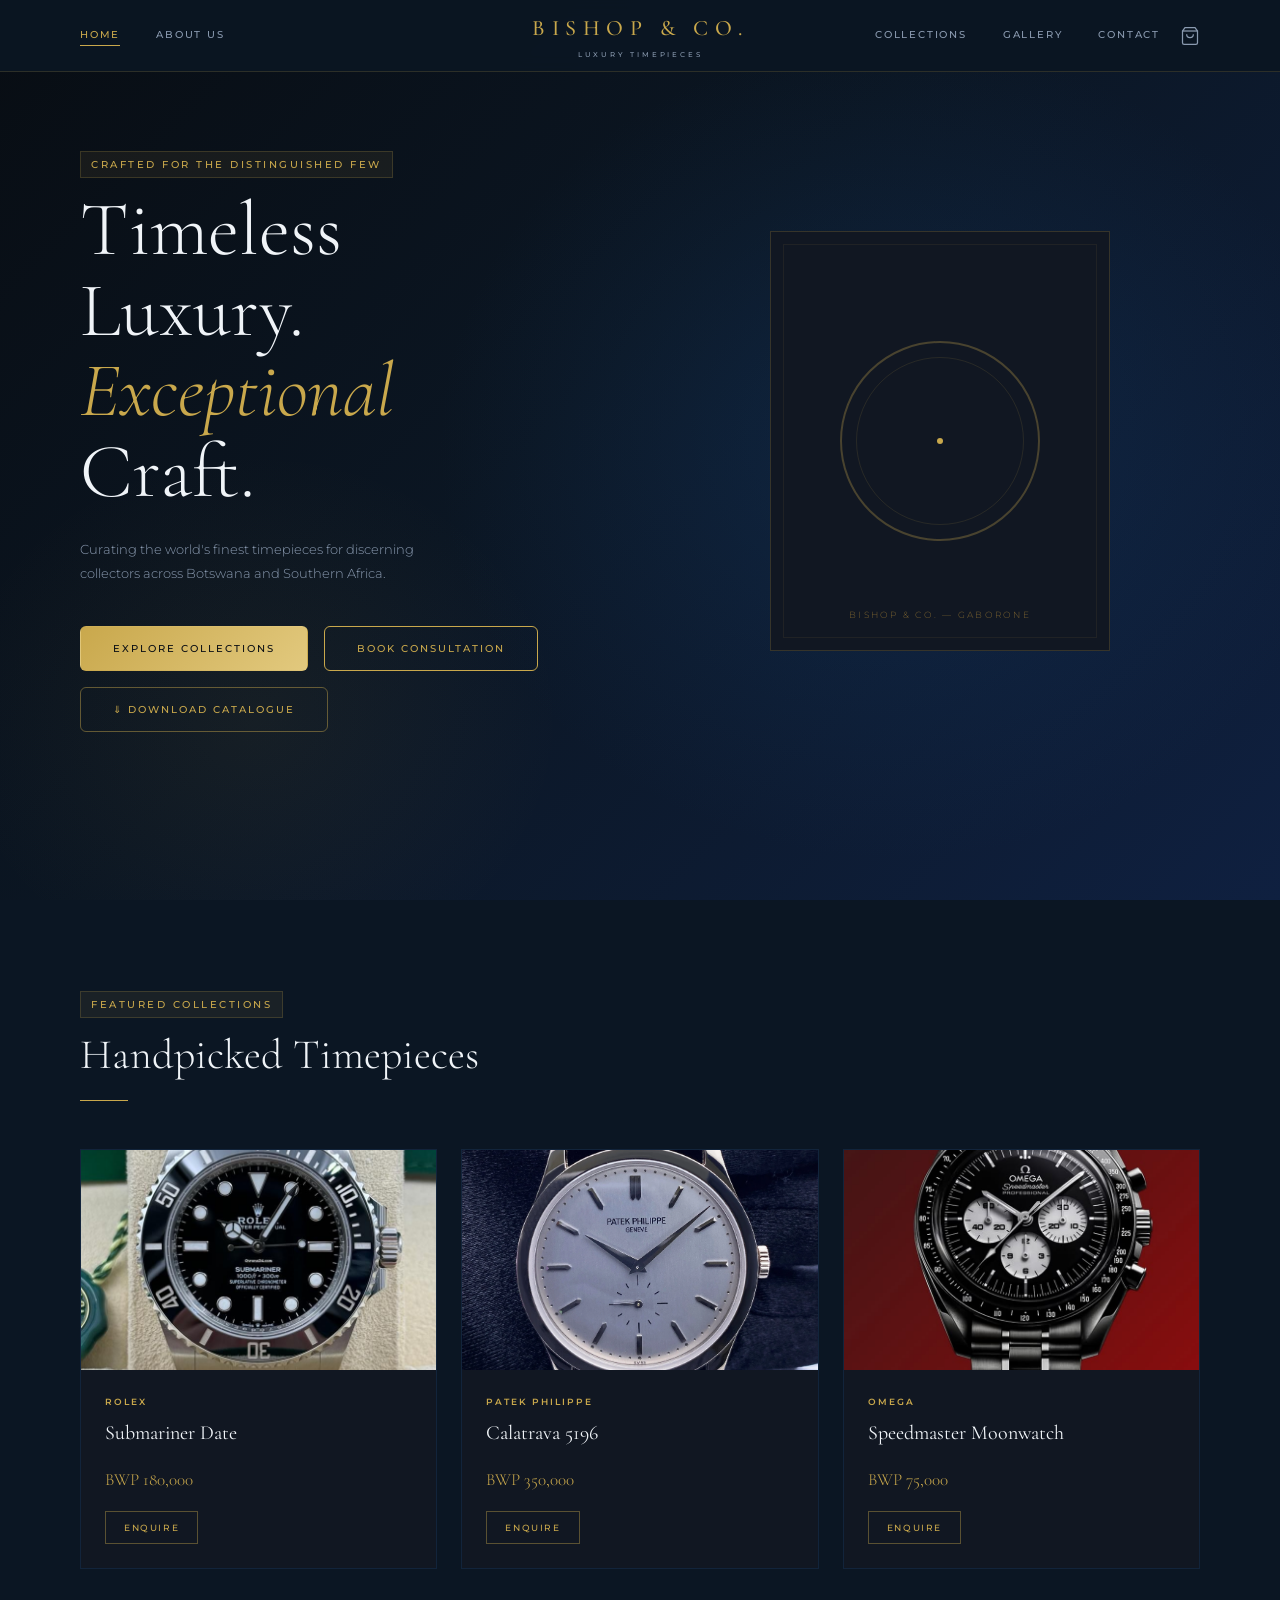
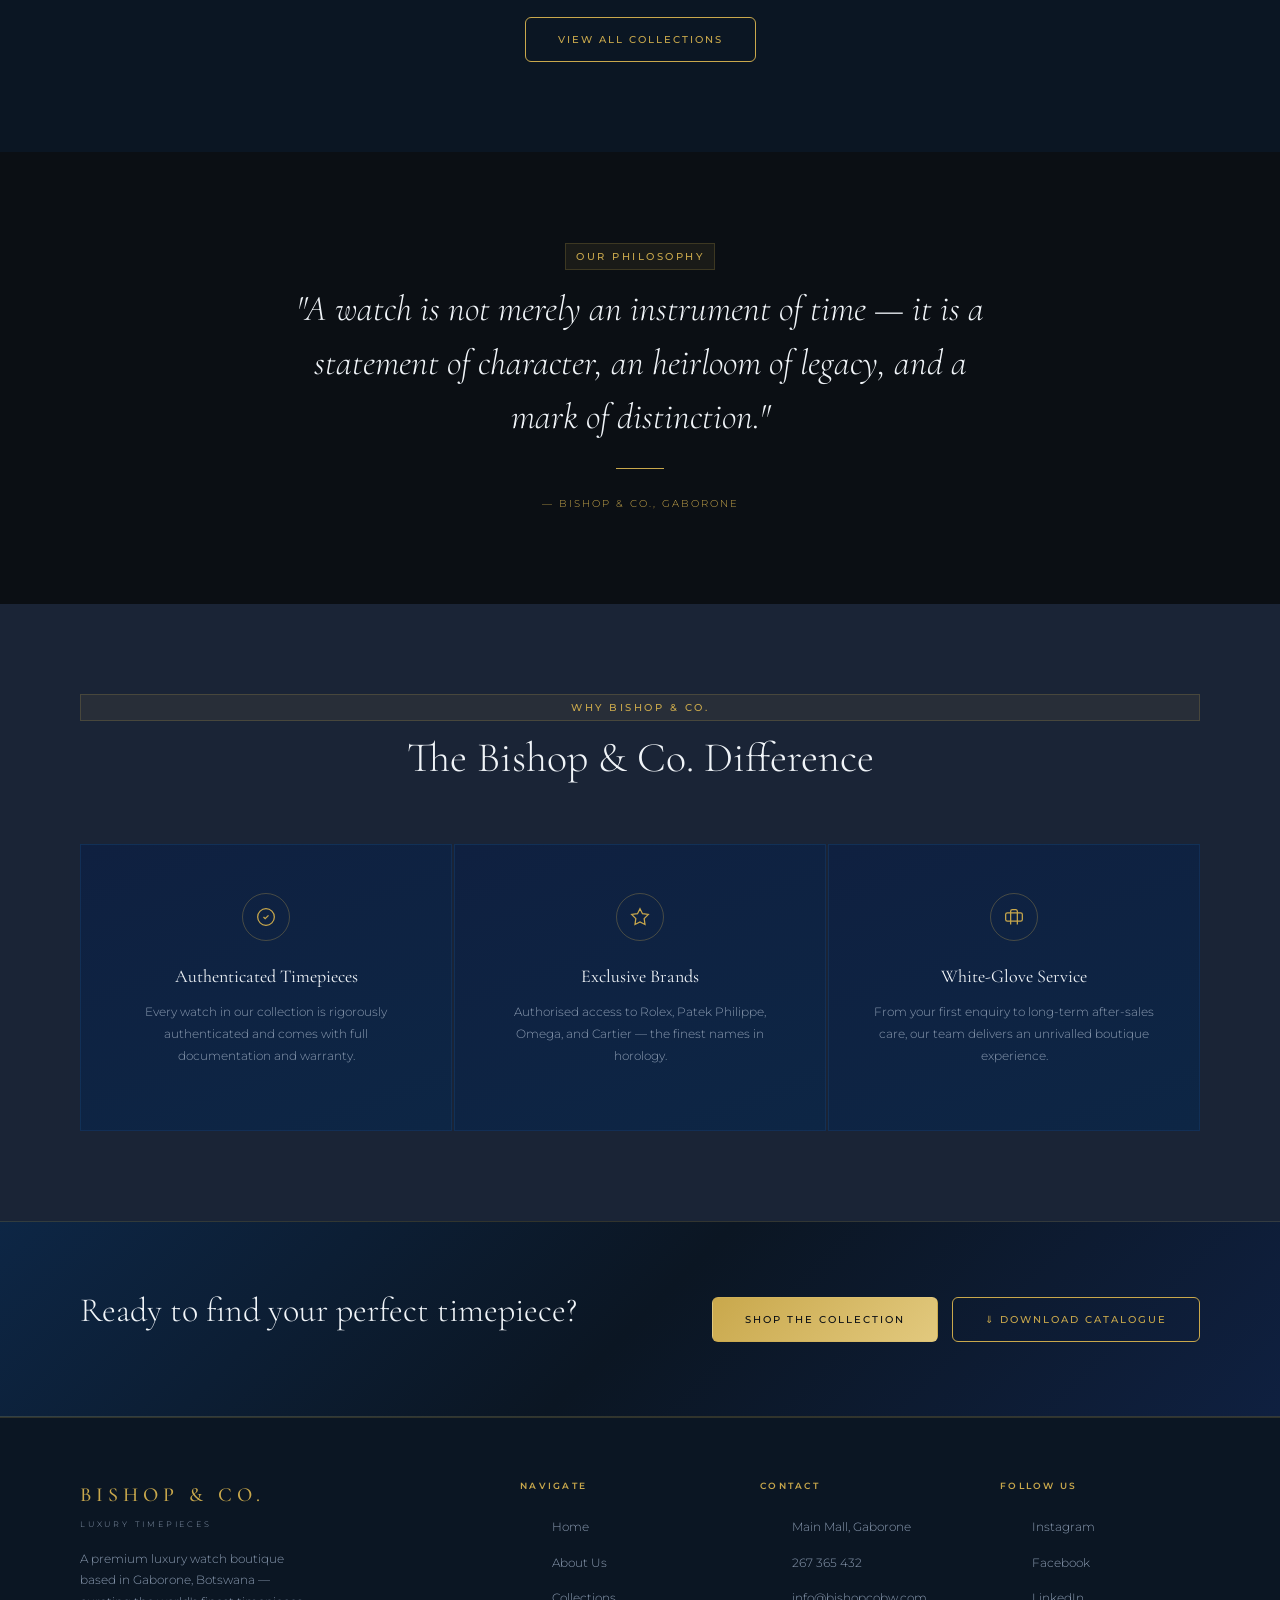
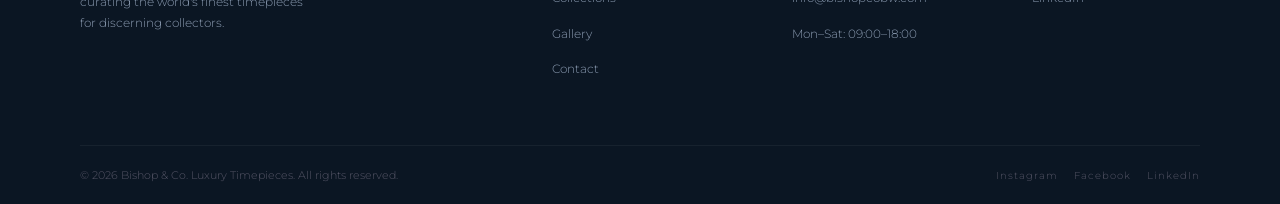
<file: index.html>
<!DOCTYPE html>
<html lang="en">
<head>
  <link href="https://cdn.jsdelivr.net/npm/bootstrap@5.3.0/dist/css/bootstrap.min.css" rel="stylesheet" />
  <meta charset="UTF-8" />
  <meta name="viewport" content="width=device-width, initial-scale=1.0" />
  <title>Bishop &amp; Co. — Luxury Timepieces</title>
  <link rel="stylesheet" href="style.css" />
  <style>
    /* ── Hero ── */
    .hero {
      padding-top: var(--nav-h);
      min-height: 100vh;
      background: linear-gradient(135deg, #080d13 0%, #0b1623 45%, #0f2040 100%);
      display: flex;
      align-items: center;
      position: relative;
      overflow: hidden;
    }
    .hero::before {
      content: '';
      position: absolute;
      inset: 0;
      background:
        radial-gradient(ellipse 55% 70% at 70% 50%, rgba(22,61,107,0.35) 0%, transparent 65%),
        radial-gradient(ellipse 40% 50% at 20% 80%, rgba(201,168,76,0.06) 0%, transparent 60%);
      pointer-events: none;
    }
    .hero-grid {
      display: grid;
      grid-template-columns: 1fr 1fr;
      gap: 80px;
      align-items: center;
    }
    .hero-tag { animation: fadeUp 0.8s 0.1s both; }
    .hero-headline {
      font-family: var(--serif);
      font-size: clamp(42px, 6vw, 80px);
      font-weight: 300;
      line-height: 1.05;
      color: var(--white);
      margin-bottom: 24px;
      animation: fadeUp 0.8s 0.25s both;
    }
    .hero-headline em { color: var(--gold); font-style: italic; }
    .hero-sub {
      font-size: 13px;
      color: var(--muted);
      line-height: 1.9;
      max-width: 380px;
      margin-bottom: 40px;
      animation: fadeUp 0.8s 0.4s both;
    }
    .hero-actions { display: flex; gap: 16px; flex-wrap: wrap; animation: fadeUp 0.8s 0.55s both; }
    .hero-actions .btn { min-width: 180px; }
    .hero-visual {
      position: relative;
      display: flex;
      align-items: center;
      justify-content: center;
      animation: fadeIn 1.2s 0.3s both;
    }
    .hero-watch-frame {
      width: 340px;
      height: 420px;
      border: 1px solid rgba(201,168,76,0.2);
      background: var(--dark-2);
      display: flex;
      align-items: center;
      justify-content: center;
      position: relative;
    }
    .hero-watch-frame::before {
      content: '';
      position: absolute;
      inset: 12px;
      border: 1px solid rgba(201,168,76,0.08);
    }
    .hero-watch-dial {
      width: 200px;
      height: 200px;
      border-radius: 50%;
      border: 2px solid rgba(201,168,76,0.3);
      display: flex;
      align-items: center;
      justify-content: center;
      position: relative;
    }
    .hero-watch-dial::before {
      content: '';
      position: absolute;
      inset: 14px;
      border-radius: 50%;
      border: 1px solid rgba(201,168,76,0.12);
    }
    .hero-watch-dial::after {
      content: '';
      width: 6px; height: 6px;
      border-radius: 50%;
      background: var(--gold);
      position: absolute;
    }
    .hero-watch-label {
      position: absolute;
      bottom: 28px; left: 0; right: 0;
      text-align: center;
      font-size: 9px;
      letter-spacing: 0.25em;
      color: var(--gold-dim);
      text-transform: uppercase;
    }

    /* ── Featured Collections ── */
    .featured-grid {
      display: grid;
      grid-template-columns: repeat(3, 1fr);
      gap: 24px;
    }

    /* ── Philosophy ── */
    .philosophy {
      text-align: center;
      max-width: 700px;
      margin: 0 auto;
    }
    .philosophy-quote {
      font-family: var(--serif);
      font-size: clamp(22px, 3vw, 36px);
      font-weight: 300;
      font-style: italic;
      color: var(--white);
      line-height: 1.5;
      margin-bottom: 24px;
    }
    .philosophy-attr {
      font-size: 10px;
      letter-spacing: 0.2em;
      color: var(--gold);
      text-transform: uppercase;
    }

    /* ── Why Bishop & Co. ── */
    .why-grid {
      display: grid;
      grid-template-columns: repeat(3, 1fr);
      gap: 2px;
    }
    .why-item {
      padding: 48px 40px;
      background: linear-gradient(160deg, var(--navy-2) 0%, var(--sapphire-dim) 100%);
      border: 1px solid rgba(22,61,107,0.5);
      text-align: center;
      transition: border-color var(--transition), box-shadow var(--transition);
    }
    .why-item:hover {
      border-color: rgba(201,168,76,0.35);
      box-shadow: 0 8px 32px rgba(22,61,107,0.4);
    }
    .why-icon {
      width: 48px;
      height: 48px;
      border-radius: 50%;
      border: 1px solid rgba(201,168,76,0.3);
      margin: 0 auto 20px;
      display: flex;
      align-items: center;
      justify-content: center;
    }
    .why-icon svg { width: 20px; height: 20px; stroke: var(--gold); fill: none; stroke-width: 1.5; }
    .why-title {
      font-family: var(--serif);
      font-size: 18px;
      font-weight: 400;
      color: var(--white);
      margin-bottom: 10px;
    }
    .why-desc { font-size: 12px; color: var(--muted); line-height: 1.8; }

    /* ── CTA Band ── */
    .cta-band {
      background: linear-gradient(135deg, var(--sapphire-dim) 0%, var(--navy) 50%, var(--navy-2) 100%);
      border-top: 1px solid rgba(201,168,76,0.2);
      border-bottom: 1px solid rgba(201,168,76,0.2);
      padding: 60px 0;
    }
    .cta-inner {
      display: flex;
      align-items: center;
      justify-content: space-between;
      gap: 40px;
    }
    .cta-text {
      font-family: var(--serif);
      font-size: clamp(22px, 3vw, 34px);
      font-weight: 300;
      color: var(--white);
    }

    @media (max-width: 900px) {
      .hero-grid { grid-template-columns: 1fr; gap: 48px; }
      .hero-visual { display: none; }
      .featured-grid { grid-template-columns: repeat(2, 1fr); }
      .why-grid { grid-template-columns: 1fr; }
      .cta-inner { flex-direction: column; text-align: center; }
    }
    @media (max-width: 640px) {
      .featured-grid { grid-template-columns: 1fr; }
      .hero-actions .btn { width: 100%; min-width: 0; }
      .hero-actions { justify-content: center; }
      .cta-inner { gap: 16px; }
      .cta-inner .btn { width: 100%; max-width: 320px; }
    }

    @keyframes fadeUp {
      from { opacity: 0; transform: translateY(24px); }
      to   { opacity: 1; transform: translateY(0); }
    }
    @keyframes fadeIn {
      from { opacity: 0; }
      to   { opacity: 1; }
    }
  </style>
</head>
<body>

  <!-- NAV -->
  <nav>
    <div class="container">
      <div class="nav-left">
        <div class="nav-links">
          <a href="index.html" class="active">Home</a>
          <a href="about.html">About Us</a>
        </div>
      </div>
      <a href="index.html" class="nav-logo">
        <span class="nav-logo-main">BISHOP &amp; CO.</span>
        <span class="nav-logo-sub">Luxury Timepieces</span>
      </a>
      <div class="nav-right">
        <div class="nav-links">
          <a href="collections.html">Collections</a>
          <a href="gallery.html">Gallery</a>
          <a href="contact.html">Contact</a>
        </div>
        <a href="cart.html" class="nav-cart">
          <svg viewBox="0 0 24 24" fill="none" stroke="currentColor" stroke-width="1.5"><path d="M6 2L3 6v14a2 2 0 002 2h14a2 2 0 002-2V6l-3-4z"/><line x1="3" y1="6" x2="21" y2="6"/><path d="M16 10a4 4 0 01-8 0"/></svg>
          <span class="nav-cart-badge" id="cart-count"></span>
        </a>
      </div>
    </div>
  </nav>

  <!-- HERO -->
  <section class="hero">
    <div class="container">
      <div class="hero-grid">
        <div class="hero-content">
          <span class="tag hero-tag">Crafted for the Distinguished Few</span>
          <h1 class="hero-headline">Timeless<br>Luxury.<br><em>Exceptional</em><br>Craft.</h1>
          <p class="hero-sub">Curating the world's finest timepieces for discerning collectors across Botswana and Southern Africa.</p>
          <div class="hero-actions">
            <a href="collections.html" class="btn btn-filled">Explore Collections</a>
            <a href="contact.html" class="btn">Book Consultation</a>
            <a href="catalogue.html" target="_blank" class="btn" style="border-color:rgba(201,168,76,0.45);">&#8659; Download Catalogue</a>
          </div>
        </div>
        <div class="hero-visual">
          <div class="hero-watch-frame">
            <div class="hero-watch-dial"></div>
            <span class="hero-watch-label">Bishop &amp; Co. — Gaborone</span>
          </div>
        </div>
      </div>
    </div>
  </section>

  <!-- FEATURED COLLECTIONS -->
  <section class="dark-bg">
    <div class="container">
      <span class="tag">Featured Collections</span>
      <h2 class="section-title">Handpicked Timepieces</h2>
      <div class="divider"></div>
      <div class="featured-grid" style="margin-top: 48px;">

        <div class="watch-card">
          <a href="catalogue.html"><div class="watch-card-img"><img src="images/number%204.jpg" alt="Rolex Submariner Date"></div></a>
          <div class="watch-card-body">
            <div class="watch-card-brand">Rolex</div>
            <div class="watch-card-name">Submariner Date</div>
            <div class="watch-card-price">BWP 180,000</div>
            <div class="watch-card-actions">
              <a href="contact.html" class="watch-card-btn">Enquire</a>
            </div>
          </div>
        </div>

        <div class="watch-card">
          <a href="catalogue.html"><div class="watch-card-img"><img src="images/number%201.webp" alt="Patek Philippe Calatrava 5196"></div></a>
          <div class="watch-card-body">
            <div class="watch-card-brand">Patek Philippe</div>
            <div class="watch-card-name">Calatrava 5196</div>
            <div class="watch-card-price">BWP 350,000</div>
            <div class="watch-card-actions">
              <a href="contact.html" class="watch-card-btn">Enquire</a>
            </div>
          </div>
        </div>

        <div class="watch-card">
          <a href="catalogue.html"><div class="watch-card-img"><img src="images/number%207.jpg" alt="Omega Speedmaster Moonwatch"></div></a>
          <div class="watch-card-body">
            <div class="watch-card-brand">Omega</div>
            <div class="watch-card-name">Speedmaster Moonwatch</div>
            <div class="watch-card-price">BWP 75,000</div>
            <div class="watch-card-actions">
              <a href="contact.html" class="watch-card-btn">Enquire</a>
            </div>
          </div>
        </div>

      </div>
      <div style="text-align:center; margin-top: 48px;">
        <a href="collections.html" class="btn">View All Collections</a>
      </div>
    </div>
  </section>

  <!-- PHILOSOPHY -->
  <section>
    <div class="container">
      <div class="philosophy">
        <span class="tag">Our Philosophy</span>
        <p class="philosophy-quote">"A watch is not merely an instrument of time — it is a statement of character, an heirloom of legacy, and a mark of distinction."</p>
        <div class="divider" style="margin: 20px auto;"></div>
        <span class="philosophy-attr">— Bishop &amp; Co., Gaborone</span>
      </div>
    </div>
  </section>

  <!-- WHY BISHOP & CO. -->
  <section class="darker-bg">
    <div class="container">
      <span class="tag" style="text-align:center; display:block;">Why Bishop &amp; Co.</span>
      <h2 class="section-title" style="text-align:center; margin-bottom: 60px;">The Bishop &amp; Co. Difference</h2>
      <div class="why-grid">
        <div class="why-item">
          <div class="why-icon">
            <svg viewBox="0 0 24 24"><path d="M9 12l2 2 4-4"/><circle cx="12" cy="12" r="10"/></svg>
          </div>
          <div class="why-title">Authenticated Timepieces</div>
          <p class="why-desc">Every watch in our collection is rigorously authenticated and comes with full documentation and warranty.</p>
        </div>
        <div class="why-item">
          <div class="why-icon">
            <svg viewBox="0 0 24 24"><path d="M12 2l3 6 7 1-5 5 1 7-6-3-6 3 1-7-5-5 7-1z"/></svg>
          </div>
          <div class="why-title">Exclusive Brands</div>
          <p class="why-desc">Authorised access to Rolex, Patek Philippe, Omega, and Cartier — the finest names in horology.</p>
        </div>
        <div class="why-item">
          <div class="why-icon">
            <svg viewBox="0 0 24 24"><path d="M20 7H4a2 2 0 00-2 2v6a2 2 0 002 2h16a2 2 0 002-2V9a2 2 0 00-2-2z"/><path d="M16 21V5a2 2 0 00-2-2h-4a2 2 0 00-2 2v16"/></svg>
          </div>
          <div class="why-title">White-Glove Service</div>
          <p class="why-desc">From your first enquiry to long-term after-sales care, our team delivers an unrivalled boutique experience.</p>
        </div>
      </div>
    </div>
  </section>

  <!-- CTA BAND -->
  <div class="cta-band">
    <div class="container">
      <div class="cta-inner">
        <p class="cta-text">Ready to find your perfect timepiece?</p>
        <div style="display:flex;gap:14px;flex-wrap:wrap;">
          <a href="collections.html" class="btn btn-filled">Shop the Collection</a>
          <a href="catalogue.html" target="_blank" class="btn">&#8659; Download Catalogue</a>
        </div>
      </div>
    </div>
  </div>

  <!-- FOOTER -->
  <footer>
    <div class="container">
      <div class="footer-grid">
        <div class="footer-col">
          <div class="footer-brand-name">BISHOP &amp; CO.</div>
          <div class="footer-brand-sub">Luxury Timepieces</div>
          <p class="footer-desc">A premium luxury watch boutique based in Gaborone, Botswana — curating the world's finest timepieces for discerning collectors.</p>
        </div>
        <div class="footer-col">
          <div class="footer-col-title">Navigate</div>
          <ul>
            <li><a href="index.html">Home</a></li>
            <li><a href="about.html">About Us</a></li>
            <li><a href="collections.html">Collections</a></li>
            <li><a href="gallery.html">Gallery</a></li>
            <li><a href="contact.html">Contact</a></li>
          </ul>
        </div>
        <div class="footer-col">
          <div class="footer-col-title">Contact</div>
          <ul>
            <li><a href="#">Main Mall, Gaborone</a></li>
            <li><a href="tel:+267365432">267 365 432</a></li>
            <li><a href="mailto:info@bishopcobw.com">info@bishopcobw.com</a></li>
            <li><a href="#">Mon–Sat: 09:00–18:00</a></li>
          </ul>
        </div>
        <div class="footer-col">
          <div class="footer-col-title">Follow Us</div>
          <ul>
            <li><a href="#">Instagram</a></li>
            <li><a href="#">Facebook</a></li>
            <li><a href="#">LinkedIn</a></li>
          </ul>
        </div>
      </div>
      <div class="footer-bottom">
        <span class="footer-copy">&copy; 2026 Bishop &amp; Co. Luxury Timepieces. All rights reserved.</span>
        <div class="footer-social">
          <a href="#">Instagram</a>
          <a href="#">Facebook</a>
          <a href="#">LinkedIn</a>
        </div>
      </div>
    </div>
  </footer>

  <script src="cart.js"></script>
</body>
</html>
</file>
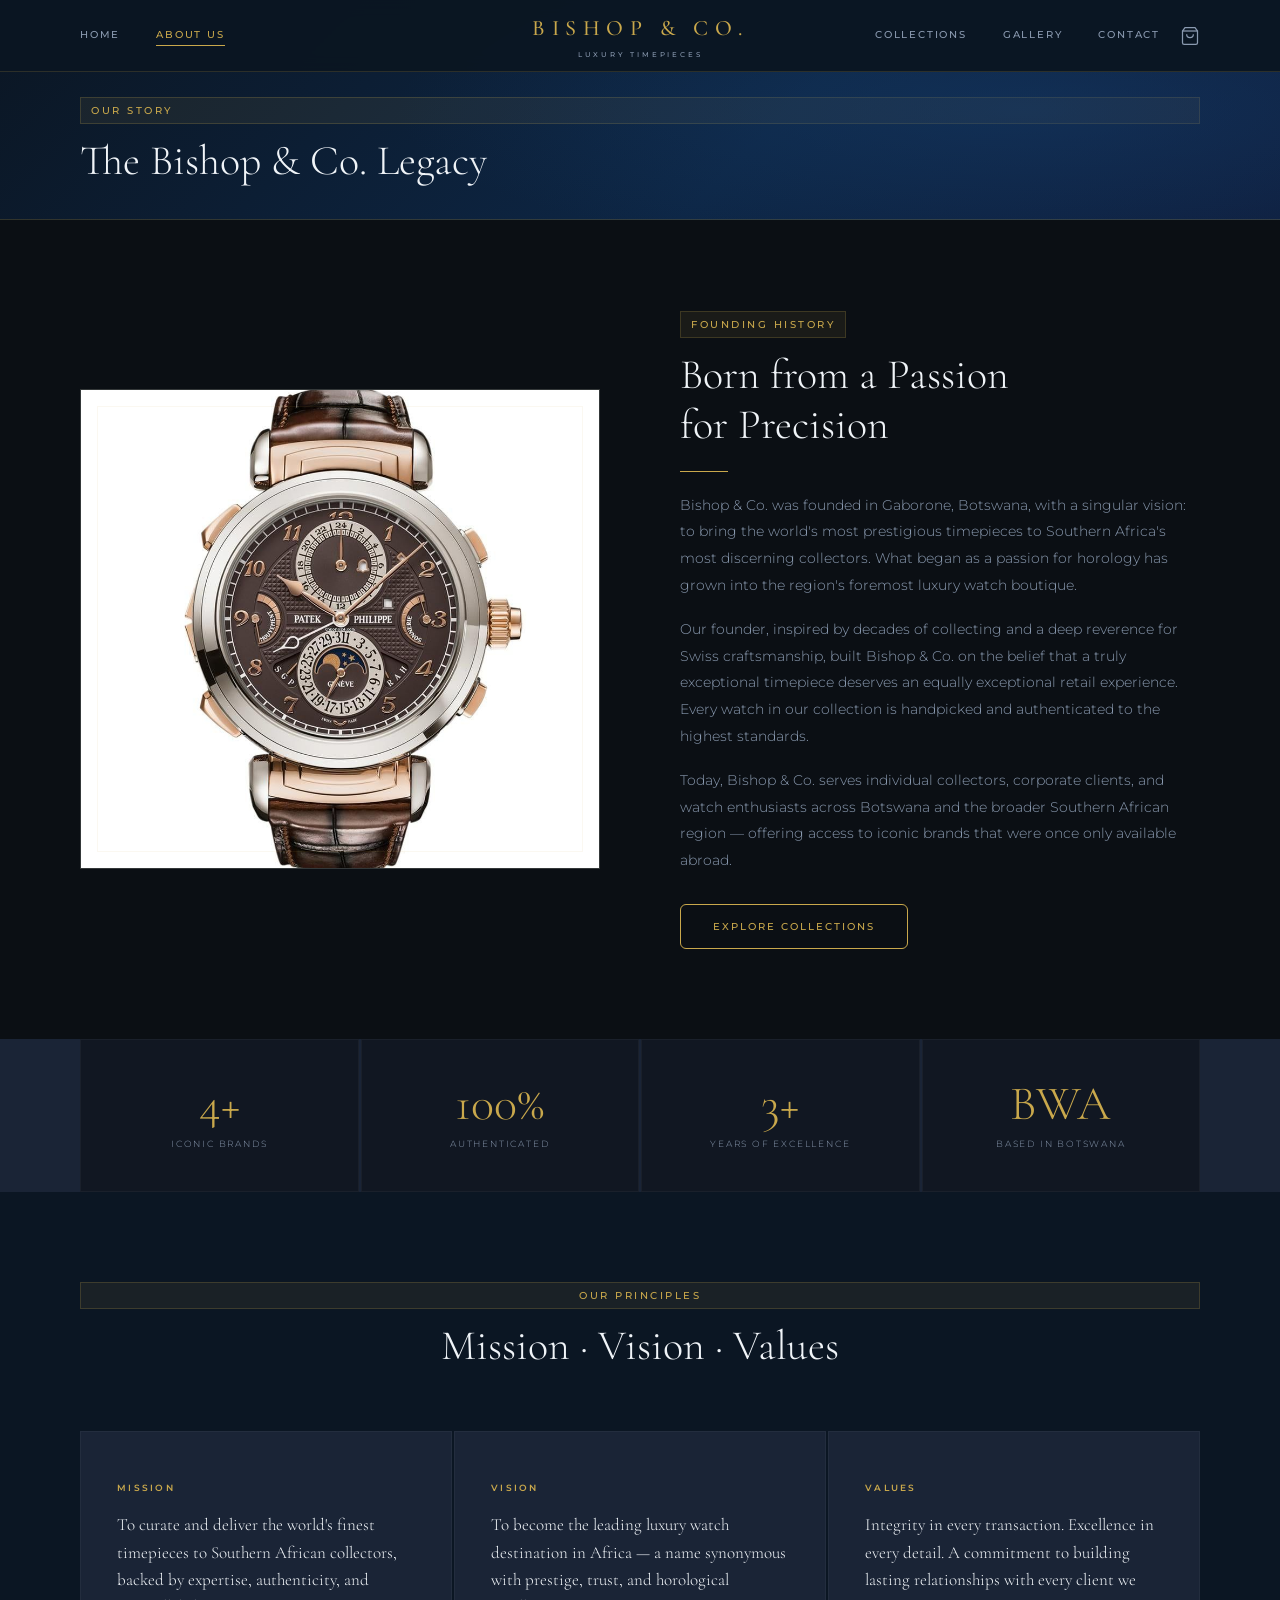
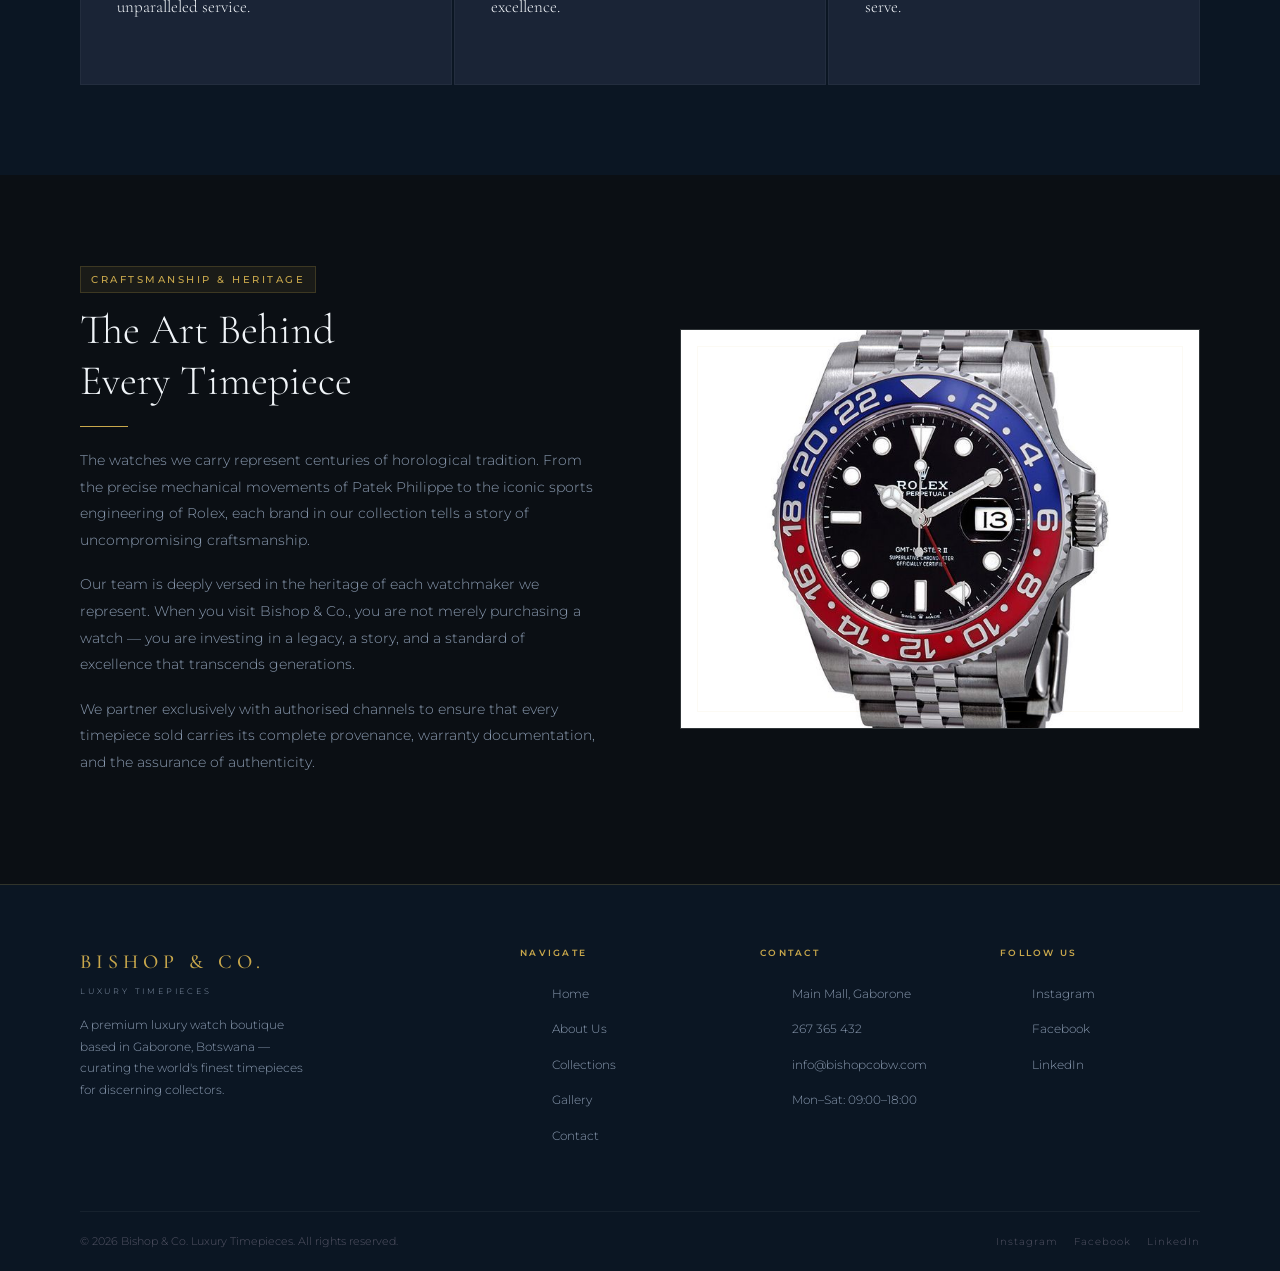
<file: about.html>
<!DOCTYPE html>
<html lang="en">
<head>
  <link href="https://cdn.jsdelivr.net/npm/bootstrap@5.3.0/dist/css/bootstrap.min.css" rel="stylesheet" />
  <meta charset="UTF-8" />
  <meta name="viewport" content="width=device-width, initial-scale=1.0" />
  <title>About Us — Bishop & Co. Luxury Timepieces</title>
  <link rel="stylesheet" href="style.css" />
  <style>
    /* ── Story Section ── */
    .story-grid {
      display: grid;
      grid-template-columns: 1fr 1fr;
      gap: 80px;
      align-items: center;
    }
    .story-img {
      height: 480px;
      background: var(--dark-3);
      border: 1px solid rgba(201,168,76,0.15);
      display: flex;
      align-items: center;
      justify-content: center;
      position: relative;
    }
    .story-img::before {
      content: '';
      position: absolute;
      inset: 16px;
      border: 1px solid rgba(201,168,76,0.08);
    }
    .img-placeholder-label {
      font-size: 9px;
      letter-spacing: 0.2em;
      color: var(--gold-dim);
      text-align: center;
      text-transform: uppercase;
    }
    .story-body p {
      font-size: 14px;
      color: var(--muted);
      line-height: 1.9;
      margin-bottom: 18px;
    }

    /* ── Mission Vision Values ── */
    .mvv-grid {
      display: grid;
      grid-template-columns: repeat(3, 1fr);
      gap: 2px;
    }
    .mvv-item {
      padding: 48px 36px;
      background: var(--dark-3);
      border: 1px solid rgba(255,255,255,0.04);
      transition: border-color var(--transition);
    }
    .mvv-item:hover { border-color: rgba(201,168,76,0.25); }
    .mvv-label {
      font-size: 9px;
      font-weight: 600;
      letter-spacing: 0.25em;
      color: var(--gold);
      text-transform: uppercase;
      margin-bottom: 16px;
    }
    .mvv-text {
      font-family: var(--serif);
      font-size: 17px;
      font-weight: 300;
      color: var(--white);
      line-height: 1.6;
    }

    /* ── Craftsmanship ── */
    .craft-grid {
      display: grid;
      grid-template-columns: 1fr 1fr;
      gap: 80px;
      align-items: center;
    }
    .craft-img {
      height: 400px;
      background: var(--dark-3);
      border: 1px solid rgba(201,168,76,0.12);
      display: flex;
      align-items: center;
      justify-content: center;
      position: relative;
    }
    .craft-img::before {
      content: '';
      position: absolute;
      inset: 16px;
      border: 1px solid rgba(201,168,76,0.06);
    }
    .craft-body p {
      font-size: 14px;
      color: var(--muted);
      line-height: 1.9;
      margin-bottom: 18px;
    }

    /* ── Brand Stats ── */
    .stats-grid {
      display: grid;
      grid-template-columns: repeat(4, 1fr);
      gap: 2px;
    }
    .stat-item {
      padding: 40px 24px;
      background: var(--dark-2);
      border: 1px solid rgba(255,255,255,0.04);
      text-align: center;
    }
    .stat-number {
      font-family: var(--serif);
      font-size: 48px;
      font-weight: 300;
      color: var(--gold);
      line-height: 1;
      margin-bottom: 8px;
    }
    .stat-label {
      font-size: 9px;
      letter-spacing: 0.2em;
      color: var(--muted);
      text-transform: uppercase;
    }
  </style>
</head>
<body>

  <!-- NAV -->
  <nav>
    <div class="container">
      <div class="nav-left">
        <div class="nav-links">
          <a href="index.html">Home</a>
          <a href="about.html" class="active">About Us</a>
        </div>
      </div>
      <a href="index.html" class="nav-logo">
        <span class="nav-logo-main">BISHOP &amp; CO.</span>
        <span class="nav-logo-sub">Luxury Timepieces</span>
      </a>
      <div class="nav-right">
        <div class="nav-links">
          <a href="collections.html">Collections</a>
          <a href="gallery.html">Gallery</a>
          <a href="contact.html">Contact</a>
        </div>
        <a href="cart.html" class="nav-cart">
          <svg viewBox="0 0 24 24" fill="none" stroke="currentColor" stroke-width="1.5"><path d="M6 2L3 6v14a2 2 0 002 2h14a2 2 0 002-2V6l-3-4z"/><line x1="3" y1="6" x2="21" y2="6"/><path d="M16 10a4 4 0 01-8 0"/></svg>
          <span class="nav-cart-badge" id="cart-count"></span>
        </a>
      </div>
    </div>
  </nav>

  <!-- PAGE HERO -->
  <div class="page-hero">
    <div class="container">
      <span class="tag">Our Story</span>
      <h1 class="section-title">The Bishop &amp; Co. Legacy</h1>
    </div>
  </div>

  <!-- BRAND STORY -->
  <section>
    <div class="container">
      <div class="story-grid">
        <div class="story-img">
          <img src="images/number%2010.jpg" alt="Bishop &amp; Co. Boutique Interior">
        </div>
        <div class="story-body">
          <span class="tag">Founding History</span>
          <h2 class="section-title">Born from a Passion<br>for Precision</h2>
          <div class="divider"></div>
          <p>Bishop &amp; Co. was founded in Gaborone, Botswana, with a singular vision: to bring the world's most prestigious timepieces to Southern Africa's most discerning collectors. What began as a passion for horology has grown into the region's foremost luxury watch boutique.</p>
          <p>Our founder, inspired by decades of collecting and a deep reverence for Swiss craftsmanship, built Bishop &amp; Co. on the belief that a truly exceptional timepiece deserves an equally exceptional retail experience. Every watch in our collection is handpicked and authenticated to the highest standards.</p>
          <p>Today, Bishop &amp; Co. serves individual collectors, corporate clients, and watch enthusiasts across Botswana and the broader Southern African region — offering access to iconic brands that were once only available abroad.</p>
          <a href="collections.html" class="btn" style="margin-top: 12px;">Explore Collections</a>
        </div>
      </div>
    </div>
  </section>

  <!-- STATS -->
  <section class="darker-bg" style="padding: 0;">
    <div class="container" style="padding: 0 40px;">
      <div class="stats-grid">
        <div class="stat-item">
          <div class="stat-number">4+</div>
          <div class="stat-label">Iconic Brands</div>
        </div>
        <div class="stat-item">
          <div class="stat-number">100%</div>
          <div class="stat-label">Authenticated</div>
        </div>
        <div class="stat-item">
          <div class="stat-number">3+</div>
          <div class="stat-label">Years of Excellence</div>
        </div>
        <div class="stat-item">
          <div class="stat-number">BWA</div>
          <div class="stat-label">Based in Botswana</div>
        </div>
      </div>
    </div>
  </section>

  <!-- MISSION / VISION / VALUES -->
  <section class="dark-bg">
    <div class="container">
      <span class="tag" style="text-align:center; display:block;">Our Principles</span>
      <h2 class="section-title" style="text-align:center; margin-bottom: 60px;">Mission · Vision · Values</h2>
      <div class="mvv-grid">
        <div class="mvv-item">
          <div class="mvv-label">Mission</div>
          <p class="mvv-text">To curate and deliver the world's finest timepieces to Southern African collectors, backed by expertise, authenticity, and unparalleled service.</p>
        </div>
        <div class="mvv-item">
          <div class="mvv-label">Vision</div>
          <p class="mvv-text">To become the leading luxury watch destination in Africa — a name synonymous with prestige, trust, and horological excellence.</p>
        </div>
        <div class="mvv-item">
          <div class="mvv-label">Values</div>
          <p class="mvv-text">Integrity in every transaction. Excellence in every detail. A commitment to building lasting relationships with every client we serve.</p>
        </div>
      </div>
    </div>
  </section>

  <!-- CRAFTSMANSHIP -->
  <section>
    <div class="container">
      <div class="craft-grid">
        <div class="craft-body">
          <span class="tag">Craftsmanship &amp; Heritage</span>
          <h2 class="section-title">The Art Behind<br>Every Timepiece</h2>
          <div class="divider"></div>
          <p>The watches we carry represent centuries of horological tradition. From the precise mechanical movements of Patek Philippe to the iconic sports engineering of Rolex, each brand in our collection tells a story of uncompromising craftsmanship.</p>
          <p>Our team is deeply versed in the heritage of each watchmaker we represent. When you visit Bishop &amp; Co., you are not merely purchasing a watch — you are investing in a legacy, a story, and a standard of excellence that transcends generations.</p>
          <p>We partner exclusively with authorised channels to ensure that every timepiece sold carries its complete provenance, warranty documentation, and the assurance of authenticity.</p>
        </div>
        <div class="craft-img">
          <img src="images/number%2011.jpg" alt="Watch Craftsmanship Detail">
        </div>
      </div>
    </div>
  </section>

  <!-- FOOTER -->
  <footer>
    <div class="container">
      <div class="footer-grid">
        <div class="footer-col">
          <div class="footer-brand-name">BISHOP &amp; CO.</div>
          <div class="footer-brand-sub">Luxury Timepieces</div>
          <p class="footer-desc">A premium luxury watch boutique based in Gaborone, Botswana — curating the world's finest timepieces for discerning collectors.</p>
        </div>
        <div class="footer-col">
          <div class="footer-col-title">Navigate</div>
          <ul>
            <li><a href="index.html">Home</a></li>
            <li><a href="about.html">About Us</a></li>
            <li><a href="collections.html">Collections</a></li>
            <li><a href="gallery.html">Gallery</a></li>
            <li><a href="contact.html">Contact</a></li>
          </ul>
        </div>
        <div class="footer-col">
          <div class="footer-col-title">Contact</div>
          <ul>
            <li><a href="#">Main Mall, Gaborone</a></li>
            <li><a href="tel:+267365432">267 365 432</a></li>
            <li><a href="mailto:info@bishopcobw.com">info@bishopcobw.com</a></li>
            <li><a href="#">Mon–Sat: 09:00–18:00</a></li>
          </ul>
        </div>
        <div class="footer-col">
          <div class="footer-col-title">Follow Us</div>
          <ul>
            <li><a href="#">Instagram</a></li>
            <li><a href="#">Facebook</a></li>
            <li><a href="#">LinkedIn</a></li>
          </ul>
        </div>
      </div>
      <div class="footer-bottom">
        <span class="footer-copy">&copy; 2026 Bishop &amp; Co. Luxury Timepieces. All rights reserved.</span>
        <div class="footer-social">
          <a href="#">Instagram</a>
          <a href="#">Facebook</a>
          <a href="#">LinkedIn</a>
        </div>
      </div>
    </div>
  </footer>

  <script src="cart.js"></script>
</body>
</html>
</file>
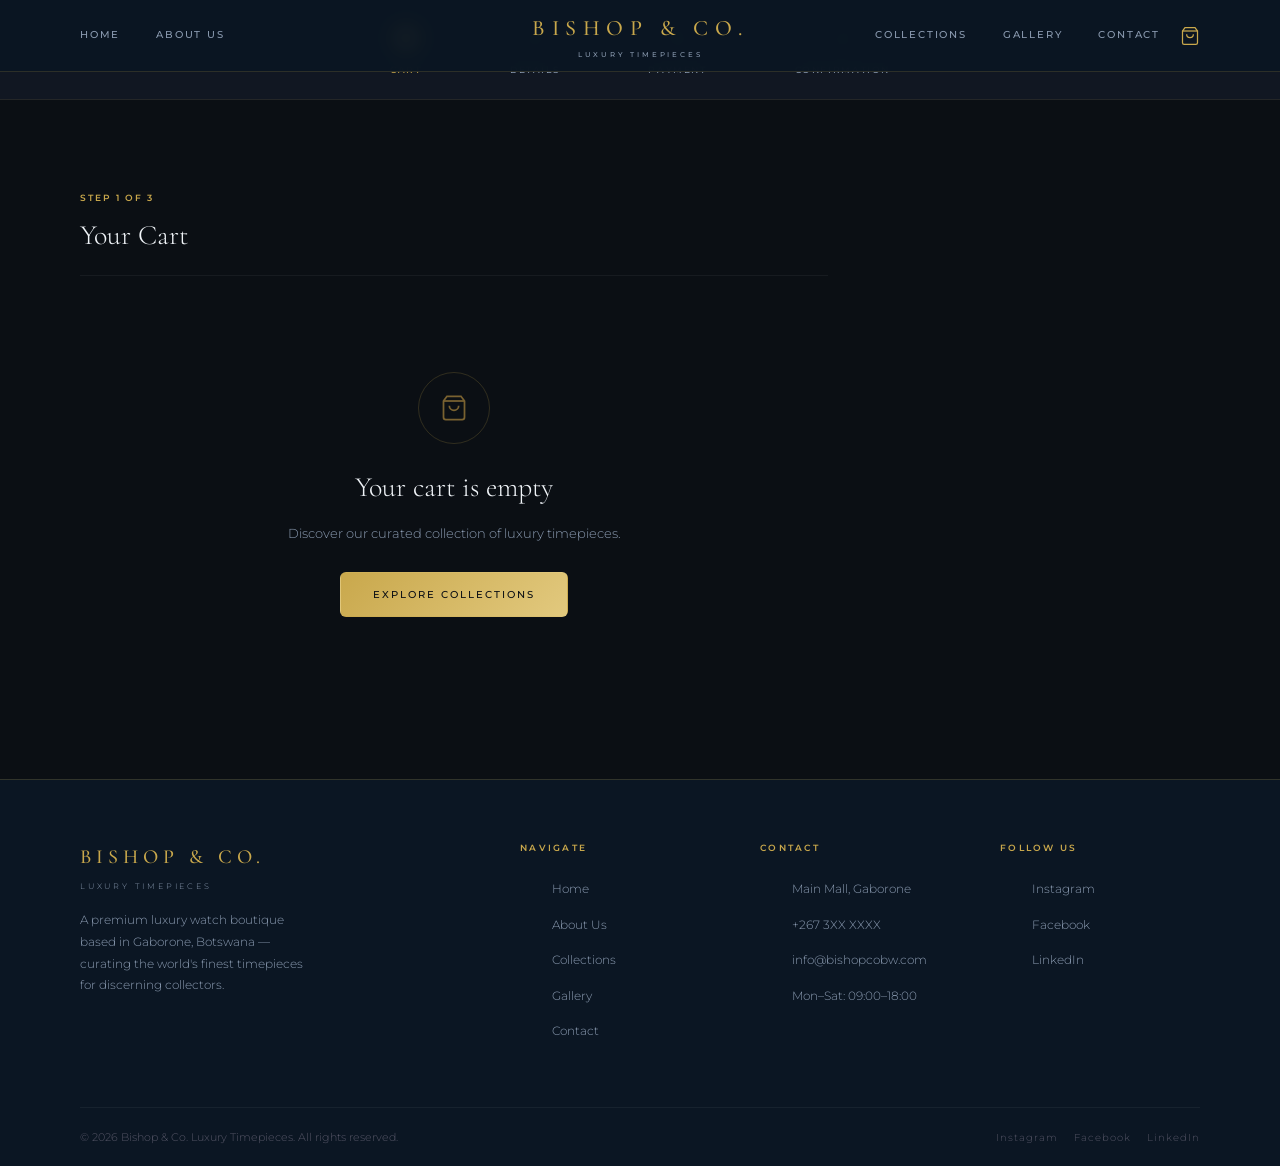
<file: cart.html>
<!DOCTYPE html>
<html lang="en">
<head>
  <link href="https://cdn.jsdelivr.net/npm/bootstrap@5.3.0/dist/css/bootstrap.min.css" rel="stylesheet" />
  <meta charset="UTF-8" />
  <meta name="viewport" content="width=device-width, initial-scale=1.0" />
  <title>Your Cart — Bishop &amp; Co. Luxury Timepieces</title>
  <link rel="stylesheet" href="style.css" />
  <style>

    /* ══════════════════════════════════════════
       STEP PROGRESS BAR
    ══════════════════════════════════════════ */
    .checkout-progress {
      background: var(--dark-2);
      border-bottom: 1px solid rgba(201,168,76,0.1);
      padding: 22px 0;
    }
    .progress-inner {
      display: flex;
      align-items: center;
      justify-content: center;
      gap: 0;
    }
    .progress-step {
      display: flex;
      flex-direction: column;
      align-items: center;
      gap: 8px;
      position: relative;
    }
    .progress-step-num {
      width: 32px; height: 32px;
      border-radius: 50%;
      border: 1px solid rgba(255,255,255,0.12);
      display: flex; align-items: center; justify-content: center;
      font-size: 11px; font-weight: 500;
      color: var(--muted);
      background: var(--dark-2);
      transition: all 0.4s;
      position: relative; z-index: 1;
    }
    .progress-step.active .progress-step-num {
      border-color: var(--gold);
      color: var(--dark);
      background: var(--gold);
    }
    .progress-step.done .progress-step-num {
      border-color: var(--gold);
      background: transparent;
      color: var(--gold);
    }
    .progress-step-label {
      font-size: 9px; font-weight: 500;
      letter-spacing: 0.18em; text-transform: uppercase;
      color: var(--muted); transition: color 0.4s;
      white-space: nowrap;
    }
    .progress-step.active .progress-step-label { color: var(--gold); }
    .progress-step.done  .progress-step-label { color: var(--muted); }
    .progress-line {
      width: 80px; height: 1px;
      background: rgba(255,255,255,0.08);
      margin: 0 4px; margin-bottom: 28px;
      flex-shrink: 0; transition: background 0.4s;
    }
    .progress-line.done { background: var(--gold); }

    /* ══════════════════════════════════════════
       CHECKOUT LAYOUT  (left content + right summary)
    ══════════════════════════════════════════ */
    .checkout-layout {
      display: grid;
      grid-template-columns: 1fr 340px;
      gap: 32px;
      align-items: start;
    }
    .checkout-main { min-width: 0; }

    /* ══════════════════════════════════════════
       ORDER SUMMARY SIDEBAR
    ══════════════════════════════════════════ */
    .order-sidebar {
      background: var(--dark-2);
      border: 1px solid rgba(201,168,76,0.12);
      padding: 28px;
      position: sticky;
      top: calc(var(--nav-h) + 20px);
    }
    .sidebar-title {
      font-size: 9px; font-weight: 600;
      letter-spacing: 0.25em; color: var(--gold);
      text-transform: uppercase;
      padding-bottom: 16px;
      border-bottom: 1px solid rgba(201,168,76,0.1);
      margin-bottom: 20px;
    }
    .sidebar-items { margin-bottom: 20px; }
    .sidebar-item {
      display: flex; gap: 12px; align-items: center;
      padding: 10px 0;
      border-bottom: 1px solid rgba(255,255,255,0.04);
    }
    .sidebar-item:last-child { border-bottom: none; }
    .sidebar-thumb {
      width: 48px; height: 48px;
      background: var(--dark-3);
      border: 1px solid rgba(201,168,76,0.1);
      flex-shrink: 0; overflow: hidden;
      display: flex; align-items: center; justify-content: center;
    }
    .sidebar-thumb img { width: 100%; height: 100%; object-fit: cover; }
    .sidebar-thumb-ph { width: 24px; height: 24px; border-radius: 50%; border: 1px solid rgba(201,168,76,0.2); }
    .sidebar-item-info { flex: 1; min-width: 0; }
    .sidebar-item-brand { font-size: 8px; letter-spacing: 0.16em; color: var(--gold); text-transform: uppercase; margin-bottom: 2px; }
    .sidebar-item-name { font-family: var(--serif); font-size: 14px; color: var(--white); line-height: 1.2; white-space: nowrap; overflow: hidden; text-overflow: ellipsis; }
    .sidebar-item-qty { font-size: 10px; color: var(--muted); margin-top: 2px; }
    .sidebar-item-price { font-family: var(--serif); font-size: 14px; color: var(--white); white-space: nowrap; flex-shrink: 0; }
    .sidebar-row {
      display: flex; justify-content: space-between;
      font-size: 12px; color: var(--muted);
      margin-bottom: 10px;
    }
    .sidebar-row.total {
      border-top: 1px solid rgba(255,255,255,0.07);
      padding-top: 14px; margin-top: 6px;
      color: var(--white);
    }
    .sidebar-row.total .s-val {
      font-family: var(--serif); font-size: 20px; color: var(--gold);
    }
    .sidebar-note { font-size: 10px; color: var(--mid); line-height: 1.7; margin-top: 14px; }
    .sidebar-secure {
      display: flex; align-items: center; gap: 8px;
      margin-top: 16px; padding-top: 14px;
      border-top: 1px solid rgba(255,255,255,0.04);
      font-size: 10px; color: var(--mid);
    }
    .sidebar-secure svg { width: 13px; height: 13px; stroke: var(--gold-dim); fill: none; stroke-width: 1.5; flex-shrink: 0; }

    /* ══════════════════════════════════════════
       STEP PANELS
    ══════════════════════════════════════════ */
    .step-panel { display: none; }
    .step-panel.active { display: block; }

    /* ── Step header ── */
    .step-head {
      margin-bottom: 24px;
      padding-bottom: 16px;
      border-bottom: 1px solid rgba(255,255,255,0.05);
    }
    .step-head-tag { font-size: 9px; font-weight: 600; letter-spacing: 0.22em; color: var(--gold); text-transform: uppercase; margin-bottom: 6px; display: block; }
    .step-head-title { font-family: var(--serif); font-size: 28px; font-weight: 300; color: var(--white); }

    /* ══════════════════════════════════════════
       STEP 1 — CART
    ══════════════════════════════════════════ */
    .cart-items-hdr {
      display: grid;
      grid-template-columns: 1fr 120px 120px 36px;
      gap: 16px; padding-bottom: 12px;
      border-bottom: 1px solid rgba(255,255,255,0.06);
      font-size: 9px; font-weight: 600; letter-spacing: 0.2em;
      color: var(--gold); text-transform: uppercase;
    }
    .cart-item {
      display: grid;
      grid-template-columns: 1fr 120px 120px 36px;
      gap: 16px; padding: 20px 0;
      border-bottom: 1px solid rgba(255,255,255,0.04);
      align-items: center;
    }
    .ci-info { display: flex; gap: 16px; align-items: center; }
    .ci-thumb {
      width: 68px; height: 68px; flex-shrink: 0;
      background: var(--dark-3);
      border: 1px solid rgba(201,168,76,0.1);
      overflow: hidden; display: flex; align-items: center; justify-content: center;
    }
    .ci-thumb img { width: 100%; height: 100%; object-fit: cover; }
    .ci-thumb-ph { width: 32px; height: 32px; border-radius: 50%; border: 1px solid rgba(201,168,76,0.2); }
    .ci-brand { font-size: 8px; font-weight: 600; letter-spacing: 0.18em; color: var(--gold); text-transform: uppercase; margin-bottom: 4px; }
    .ci-name { font-family: var(--serif); font-size: 16px; color: var(--white); }
    .ci-price { font-family: var(--serif); font-size: 15px; color: var(--white); }
    .ci-qty { display: flex; align-items: center; gap: 8px; }
    .qty-btn {
      width: 28px; height: 28px; border: 1px solid rgba(201,168,76,0.3);
      background: transparent; color: var(--gold); font-size: 16px;
      cursor: pointer; display: flex; align-items: center; justify-content: center;
      transition: all var(--transition); line-height: 1;
    }
    .qty-btn:hover { background: var(--gold); color: var(--dark); }
    .qty-num { font-family: var(--serif); font-size: 17px; color: var(--white); min-width: 18px; text-align: center; }
    .ci-remove { background: none; border: none; color: var(--mid); cursor: pointer; font-size: 20px; line-height: 1; transition: color var(--transition); }
    .ci-remove:hover { color: #c05050; }
    .cart-foot { margin-top: 24px; display: flex; justify-content: space-between; align-items: center; flex-wrap: wrap; gap: 14px; }
    .btn-next {
      padding: 15px 40px; background: var(--gold);
      border: 1px solid var(--gold); color: var(--dark);
      font-family: var(--sans); font-size: 10px; font-weight: 600;
      letter-spacing: 0.22em; text-transform: uppercase;
      cursor: pointer; transition: background var(--transition);
    }
    .btn-next:hover { background: var(--gold-light); }
    .btn-back-link {
      font-size: 10px; letter-spacing: 0.14em; text-transform: uppercase;
      color: var(--muted); cursor: pointer;
      background: none; border: none; font-family: var(--sans);
      transition: color var(--transition);
    }
    .btn-back-link:hover { color: var(--white); }

    /* ── Empty cart ── */
    .empty-cart { text-align: center; padding: 72px 0; }
    .empty-icon {
      width: 72px; height: 72px; border-radius: 50%;
      border: 1px solid rgba(201,168,76,0.2);
      margin: 0 auto 20px;
      display: flex; align-items: center; justify-content: center;
    }
    .empty-icon svg { width: 28px; height: 28px; stroke: var(--gold-dim); fill: none; stroke-width: 1.5; }
    .empty-title { font-family: var(--serif); font-size: 28px; font-weight: 300; color: var(--white); margin-bottom: 10px; }
    .empty-text { font-size: 13px; color: var(--muted); margin-bottom: 28px; }

    /* ══════════════════════════════════════════
       STEP 2 — DETAILS
    ══════════════════════════════════════════ */
    .form-section-label {
      font-size: 9px; font-weight: 600; letter-spacing: 0.22em;
      color: var(--gold); text-transform: uppercase;
      margin: 28px 0 16px; padding-bottom: 10px;
      border-bottom: 1px solid rgba(201,168,76,0.1);
    }
    .form-row-2 { display: grid; grid-template-columns: 1fr 1fr; gap: 18px; }
    .fg { display: flex; flex-direction: column; gap: 7px; margin-bottom: 18px; }
    .fg label { font-size: 9px; font-weight: 600; letter-spacing: 0.2em; color: var(--gold); text-transform: uppercase; }
    .fg input, .fg select, .fg textarea {
      background: var(--dark-3);
      border: 1px solid rgba(255,255,255,0.08);
      border-radius: 0; color: var(--white);
      font-family: var(--sans); font-size: 13px; font-weight: 300;
      padding: 13px 15px; width: 100%; outline: none;
      transition: border-color var(--transition);
      -webkit-appearance: none; appearance: none;
    }
    .fg input:focus, .fg select:focus, .fg textarea:focus { border-color: rgba(201,168,76,0.5); }
    .fg input::placeholder, .fg textarea::placeholder { color: var(--mid); font-size: 12px; }
    .fg select { cursor: pointer; }
    .fg select option { background: var(--dark-3); color: var(--white); }
    .fg textarea { resize: vertical; min-height: 90px; line-height: 1.6; }
    .sw { position: relative; }
    .sw::after { content: '▾'; position: absolute; right: 13px; top: 50%; transform: translateY(-50%); color: var(--gold); font-size: 11px; pointer-events: none; }
    .fg input:valid:not(:placeholder-shown) { border-color: rgba(100,180,100,0.3); }
    .fg input:invalid:not(:placeholder-shown) { border-color: rgba(200,80,80,0.4); }

    /* ══════════════════════════════════════════
       STEP 3 — PAYMENT
    ══════════════════════════════════════════ */
    .payment-opts { display: flex; flex-direction: column; gap: 12px; margin-bottom: 24px; }
    .payment-opt {
      display: flex; align-items: flex-start; gap: 16px;
      padding: 18px 20px;
      border: 1px solid rgba(255,255,255,0.07);
      cursor: pointer; transition: border-color var(--transition);
      background: var(--dark-2);
    }
    .payment-opt:has(input:checked) { border-color: rgba(201,168,76,0.5); background: rgba(201,168,76,0.04); }
    .payment-opt-radio { margin-top: 2px; flex-shrink: 0; }
    .payment-opt-radio input[type="radio"] { width: 16px; height: 16px; accent-color: var(--gold); cursor: pointer; }
    .payment-opt-icon {
      width: 36px; height: 36px; border-radius: 50%;
      border: 1px solid rgba(201,168,76,0.2);
      display: flex; align-items: center; justify-content: center;
      flex-shrink: 0;
    }
    .payment-opt-icon svg { width: 16px; height: 16px; stroke: var(--gold); fill: none; stroke-width: 1.5; }
    .payment-opt-label { font-size: 13px; color: var(--white); font-weight: 400; margin-bottom: 4px; }
    .payment-opt-desc { font-size: 11px; color: var(--muted); line-height: 1.6; }

    .review-table { width: 100%; border-collapse: collapse; margin: 16px 0 24px; }
    .review-table td { padding: 10px 0; border-bottom: 1px solid rgba(255,255,255,0.04); font-size: 13px; vertical-align: top; }
    .review-table td:first-child { color: var(--muted); width: 40%; }
    .review-table td:last-child { color: var(--white); }
    .review-table tr:last-child td { border-bottom: none; }

    /* ══════════════════════════════════════════
       STEP 4 — CONFIRMATION
    ══════════════════════════════════════════ */
    .confirm-panel {
      text-align: center;
      padding: 48px 40px 60px;
      background: var(--dark-2);
      border: 1px solid rgba(100,180,100,0.2);
    }
    .confirm-icon {
      width: 72px; height: 72px; border-radius: 50%;
      border: 1px solid rgba(100,180,100,0.45);
      margin: 0 auto 24px;
      display: flex; align-items: center; justify-content: center;
    }
    .confirm-icon svg { width: 30px; height: 30px; stroke: #90d090; fill: none; stroke-width: 2; }
    .confirm-title { font-family: var(--serif); font-size: 36px; font-weight: 300; color: var(--white); margin-bottom: 14px; }
    .confirm-text { font-size: 14px; color: var(--muted); line-height: 1.9; max-width: 520px; margin: 0 auto 10px; }
    .confirm-ref { font-size: 11px; color: var(--gold); letter-spacing: 0.14em; margin: 18px 0 30px; }
    .confirm-detail {
      display: inline-grid;
      grid-template-columns: 1fr 1fr;
      gap: 2px; text-align: left; margin: 0 auto 32px;
      border: 1px solid rgba(201,168,76,0.1);
      max-width: 460px; width: 100%;
    }
    .cd-cell {
      padding: 14px 18px; background: var(--dark-3);
    }
    .cd-label { font-size: 8px; letter-spacing: 0.2em; color: var(--gold); text-transform: uppercase; margin-bottom: 4px; }
    .cd-val { font-size: 13px; color: var(--white); }
    .confirm-actions { display: flex; gap: 14px; justify-content: center; flex-wrap: wrap; }

    /* ══════════════════════════════════════════
       RESPONSIVE
    ══════════════════════════════════════════ */
    @media (max-width: 960px) {
      .checkout-layout { grid-template-columns: 1fr; }
      .order-sidebar { position: static; }
      .cart-items-hdr { display: none; }
      .cart-item { grid-template-columns: 1fr auto auto; gap: 10px; }
      .ci-info { grid-column: 1 / -1; }
      .form-row-2 { grid-template-columns: 1fr; }
      .progress-line { width: 40px; }
    }
    @media (max-width: 520px) {
      .progress-line { width: 20px; }
      .confirm-detail { grid-template-columns: 1fr; }
    }
  </style>
</head>
<body>

  <!-- NAV -->
  <nav>
    <div class="container">
      <div class="nav-left">
        <div class="nav-links">
          <a href="index.html">Home</a>
          <a href="about.html">About Us</a>
        </div>
      </div>
      <a href="index.html" class="nav-logo">
        <span class="nav-logo-main">BISHOP &amp; CO.</span>
        <span class="nav-logo-sub">Luxury Timepieces</span>
      </a>
      <div class="nav-right">
        <div class="nav-links">
          <a href="collections.html">Collections</a>
          <a href="gallery.html">Gallery</a>
          <a href="contact.html">Contact</a>
        </div>
        <a href="cart.html" class="nav-cart" style="color:var(--gold);">
          <svg viewBox="0 0 24 24" fill="none" stroke="currentColor" stroke-width="1.5"><path d="M6 2L3 6v14a2 2 0 002 2h14a2 2 0 002-2V6l-3-4z"/><line x1="3" y1="6" x2="21" y2="6"/><path d="M16 10a4 4 0 01-8 0"/></svg>
          <span class="nav-cart-badge" id="cart-count"></span>
        </a>
      </div>
    </div>
  </nav>

  <!-- CHECKOUT PROGRESS -->
  <div class="checkout-progress">
    <div class="container">
      <div class="progress-inner">
        <div class="progress-step active" id="ps-1">
          <div class="progress-step-num" id="pn-1">1</div>
          <div class="progress-step-label">Cart</div>
        </div>
        <div class="progress-line" id="pl-1"></div>
        <div class="progress-step" id="ps-2">
          <div class="progress-step-num" id="pn-2">2</div>
          <div class="progress-step-label">Details</div>
        </div>
        <div class="progress-line" id="pl-2"></div>
        <div class="progress-step" id="ps-3">
          <div class="progress-step-num" id="pn-3">3</div>
          <div class="progress-step-label">Payment</div>
        </div>
        <div class="progress-line" id="pl-3"></div>
        <div class="progress-step" id="ps-4">
          <div class="progress-step-num" id="pn-4">4</div>
          <div class="progress-step-label">Confirmation</div>
        </div>
      </div>
    </div>
  </div>

  <!-- MAIN -->
  <section>
    <div class="container">
      <div class="checkout-layout" id="checkout-wrap">

        <!-- LEFT: step panels -->
        <div class="checkout-main">

          <!-- ─── STEP 1: CART ─── -->
          <div class="step-panel active" id="step-1">
            <div class="step-head">
              <span class="step-head-tag">Step 1 of 3</span>
              <div class="step-head-title">Your Cart</div>
            </div>
            <div id="cart-items-area"></div>
          </div>

          <!-- ─── STEP 2: DETAILS ─── -->
          <div class="step-panel" id="step-2">
            <div class="step-head">
              <span class="step-head-tag">Step 2 of 3</span>
              <div class="step-head-title">Your Details</div>
            </div>
            <form id="details-form" novalidate>
              <div class="form-section-label">Personal Information</div>
              <div class="form-row-2">
                <div class="fg"><label>First Name *</label><input type="text" id="d-fname" name="fname" placeholder="e.g. John" required minlength="2"></div>
                <div class="fg"><label>Last Name *</label><input type="text" id="d-lname" name="lname" placeholder="e.g. Moeti" required minlength="2"></div>
              </div>
              <div class="form-row-2">
                <div class="fg"><label>Email Address *</label><input type="email" id="d-email" name="email" placeholder="john@example.com" required></div>
                <div class="fg"><label>Phone Number *</label><input type="tel" id="d-phone" name="phone" placeholder="+267 7X XXX XXX" required pattern="[\+0-9\s\-]{7,15}"></div>
              </div>
              <div class="form-section-label">Delivery Preference</div>
              <div class="form-row-2">
                <div class="fg">
                  <label>Delivery Method *</label>
                  <div class="sw">
                    <select id="d-delivery" name="delivery" required>
                      <option value="" disabled selected>— Select —</option>
                      <option value="instore">Collect In-Store (Free)</option>
                      <option value="local">Local Delivery – Gaborone (BWP 200)</option>
                      <option value="national">National Delivery – Botswana (BWP 500)</option>
                      <option value="international">International Arrangement</option>
                    </select>
                  </div>
                </div>
                <div class="fg"><label>City / Town</label><input type="text" id="d-city" name="city" placeholder="e.g. Gaborone"></div>
              </div>
              <div class="fg"><label>Delivery Address</label><textarea id="d-address" name="address" placeholder="Street address, area, or additional delivery notes..."></textarea></div>
              <div class="cart-foot">
                <button type="button" class="btn-back-link" onclick="goStep(1)">← Back to Cart</button>
                <button type="submit" class="btn-next">Continue to Payment →</button>
              </div>
            </form>
          </div>

          <!-- ─── STEP 3: PAYMENT ─── -->
          <div class="step-panel" id="step-3">
            <div class="step-head">
              <span class="step-head-tag">Step 3 of 3</span>
              <div class="step-head-title">Payment Method</div>
            </div>

            <!-- Order review mini-table -->
            <div class="form-section-label">Order Review</div>
            <table class="review-table" id="review-table"></table>

            <div class="form-section-label">Choose Payment</div>
            <form id="payment-form" novalidate>
              <div class="payment-opts">
                <label class="payment-opt">
                  <div class="payment-opt-radio"><input type="radio" name="payment" value="instore" required></div>
                  <div class="payment-opt-icon"><svg viewBox="0 0 24 24"><path d="M3 9l9-7 9 7v11a2 2 0 01-2 2H5a2 2 0 01-2-2z"/><polyline points="9 22 9 12 15 12 15 22"/></svg></div>
                  <div>
                    <div class="payment-opt-label">In-Store Payment</div>
                    <div class="payment-opt-desc">Visit our boutique at Main Mall, Gaborone. Pay by cash, card, or EFT at point of collection.</div>
                  </div>
                </label>
                <label class="payment-opt">
                  <div class="payment-opt-radio"><input type="radio" name="payment" value="eft"></div>
                  <div class="payment-opt-icon"><svg viewBox="0 0 24 24"><rect x="1" y="4" width="22" height="16" rx="2"/><line x1="1" y1="10" x2="23" y2="10"/></svg></div>
                  <div>
                    <div class="payment-opt-label">Bank Transfer (EFT)</div>
                    <div class="payment-opt-desc">Our banking details will be emailed to you upon order confirmation. Payment due within 48 hours.</div>
                  </div>
                </label>
                <label class="payment-opt">
                  <div class="payment-opt-radio"><input type="radio" name="payment" value="mobile"></div>
                  <div class="payment-opt-icon"><svg viewBox="0 0 24 24"><rect x="5" y="2" width="14" height="20" rx="2"/><line x1="12" y1="18" x2="12.01" y2="18"/></svg></div>
                  <div>
                    <div class="payment-opt-label">Mobile Money</div>
                    <div class="payment-opt-desc">Pay via Orange Money or Mascom MyZaka. Our team will send a payment request after confirmation.</div>
                  </div>
                </label>
                <label class="payment-opt">
                  <div class="payment-opt-radio"><input type="radio" name="payment" value="arrangement"></div>
                  <div class="payment-opt-icon"><svg viewBox="0 0 24 24"><path d="M17 21v-2a4 4 0 00-4-4H5a4 4 0 00-4 4v2"/><circle cx="9" cy="7" r="4"/><path d="M23 21v-2a4 4 0 00-3-3.87"/><path d="M16 3.13a4 4 0 010 7.75"/></svg></div>
                  <div>
                    <div class="payment-opt-label">By Arrangement</div>
                    <div class="payment-opt-desc">Installment plan, international wire transfer, or other arrangements. A consultant will contact you.</div>
                  </div>
                </label>
              </div>
              <div class="fg"><label>Additional Notes</label><textarea name="notes" placeholder="Special requests, gift wrapping, engraving, or any other instructions..."></textarea></div>
              <div class="cart-foot">
                <button type="button" class="btn-back-link" onclick="goStep(2)">← Back to Details</button>
                <button type="submit" class="btn-next" id="place-btn">Place Order →</button>
              </div>
            </form>
          </div>

          <!-- ─── STEP 4: CONFIRMATION ─── -->
          <div class="step-panel" id="step-4">
            <div class="confirm-panel">
              <div class="confirm-icon"><svg viewBox="0 0 24 24"><path d="M20 6L9 17l-5-5"/></svg></div>
              <div class="confirm-title">Order Confirmed!</div>
              <p class="confirm-text">Thank you for your order. A member of the Bishop &amp; Co. team will contact you within 24 hours to confirm your purchase and arrange your chosen payment method.</p>
              <div class="confirm-ref" id="conf-ref"></div>
              <div class="confirm-detail" id="conf-detail"></div>
              <div class="confirm-actions">
                <a href="collections.html" class="btn btn-filled">Continue Shopping</a>
                <a href="contact.html" class="btn">Contact Us</a>
              </div>
            </div>
          </div>

        </div><!-- /checkout-main -->

        <!-- RIGHT: Order summary sidebar -->
        <div class="order-sidebar" id="order-sidebar">
          <div class="sidebar-title">Order Summary</div>
          <div class="sidebar-items" id="sidebar-items"></div>
          <div id="sidebar-totals"></div>
          <p class="sidebar-note">All prices in Botswana Pula (BWP). Authentication included on every piece.</p>
          <div class="sidebar-secure">
            <svg viewBox="0 0 24 24"><path d="M12 22s8-4 8-10V5l-8-3-8 3v7c0 6 8 10 8 10z"/></svg>
            Authenticated &amp; Guaranteed
          </div>
        </div>

      </div><!-- /checkout-layout -->
    </div>
  </section>

  <!-- FOOTER -->
  <footer>
    <div class="container">
      <div class="footer-grid">
        <div class="footer-col">
          <div class="footer-brand-name">BISHOP &amp; CO.</div>
          <div class="footer-brand-sub">Luxury Timepieces</div>
          <p class="footer-desc">A premium luxury watch boutique based in Gaborone, Botswana — curating the world's finest timepieces for discerning collectors.</p>
        </div>
        <div class="footer-col">
          <div class="footer-col-title">Navigate</div>
          <ul>
            <li><a href="index.html">Home</a></li>
            <li><a href="about.html">About Us</a></li>
            <li><a href="collections.html">Collections</a></li>
            <li><a href="gallery.html">Gallery</a></li>
            <li><a href="contact.html">Contact</a></li>
          </ul>
        </div>
        <div class="footer-col">
          <div class="footer-col-title">Contact</div>
          <ul>
            <li><a href="#">Main Mall, Gaborone</a></li>
            <li><a href="tel:+26731234567">+267 3XX XXXX</a></li>
            <li><a href="mailto:info@bishopcobw.com">info@bishopcobw.com</a></li>
            <li><a href="#">Mon–Sat: 09:00–18:00</a></li>
          </ul>
        </div>
        <div class="footer-col">
          <div class="footer-col-title">Follow Us</div>
          <ul>
            <li><a href="#">Instagram</a></li>
            <li><a href="#">Facebook</a></li>
            <li><a href="#">LinkedIn</a></li>
          </ul>
        </div>
      </div>
      <div class="footer-bottom">
        <span class="footer-copy">&copy; 2026 Bishop &amp; Co. Luxury Timepieces. All rights reserved.</span>
        <div class="footer-social">
          <a href="#">Instagram</a>
          <a href="#">Facebook</a>
          <a href="#">LinkedIn</a>
        </div>
      </div>
    </div>
  </footer>

  <script src="cart.js"></script>
  <script>
    /* ── helpers ── */
    function fmt(n) { return 'BWP\u00a0' + n.toLocaleString('en-ZA'); }
    var currentStep = 1;
    var orderDetails = {};

    /* ── step navigation ── */
    function goStep(n) {
      document.querySelectorAll('.step-panel').forEach(function(p) { p.classList.remove('active'); });
      document.getElementById('step-' + n).classList.add('active');
      currentStep = n;
      updateProgress(n);
      window.scrollTo({ top: 0, behavior: 'smooth' });
    }

    function updateProgress(n) {
      [1,2,3,4].forEach(function(i) {
        var ps = document.getElementById('ps-' + i);
        var pn = document.getElementById('pn-' + i);
        ps.classList.remove('active','done');
        if (i < n)  { ps.classList.add('done');   pn.innerHTML = '&#10003;'; }
        if (i === n){ ps.classList.add('active');  pn.textContent = i; }
        if (i > n)  {                              pn.textContent = i; }
      });
      [1,2,3].forEach(function(i) {
        var pl = document.getElementById('pl-' + i);
        if (pl) { pl.classList.toggle('done', i < n); }
      });
    }

    /* ── sidebar ── */
    function renderSidebar() {
      var cart = getCart();
      var total = getCartTotal();
      var sItems = document.getElementById('sidebar-items');
      var sTotals = document.getElementById('sidebar-totals');
      if (!cart.length) { sItems.innerHTML = '<p style="font-size:12px;color:var(--muted);">No items yet.</p>'; sTotals.innerHTML = ''; return; }
      sItems.innerHTML = cart.map(function(item) {
        var thumb = item.img
          ? '<img src="' + item.img + '" alt="' + item.name + '">'
          : '<div class="sidebar-thumb-ph"></div>';
        return '<div class="sidebar-item">' +
          '<div class="sidebar-thumb">' + thumb + '</div>' +
          '<div class="sidebar-item-info">' +
            '<div class="sidebar-item-brand">' + item.brand + '</div>' +
            '<div class="sidebar-item-name">' + item.name + '</div>' +
            '<div class="sidebar-item-qty">Qty: ' + (item.qty||1) + '</div>' +
          '</div>' +
          '<div class="sidebar-item-price">' + fmt(item.price * (item.qty||1)) + '</div>' +
        '</div>';
      }).join('');
      sTotals.innerHTML =
        '<div class="sidebar-row"><span>Subtotal</span><span>' + fmt(total) + '</span></div>' +
        '<div class="sidebar-row"><span>Authentication</span><span>Included</span></div>' +
        '<div class="sidebar-row total"><span>Total</span><span class="s-val">' + fmt(total) + '</span></div>';
    }

    /* ── step 1: cart ── */
    function renderCartStep() {
      var cart = getCart();
      var area = document.getElementById('cart-items-area');
      if (!cart.length) {
        area.innerHTML =
          '<div class="empty-cart">' +
            '<div class="empty-icon"><svg viewBox="0 0 24 24"><path d="M6 2L3 6v14a2 2 0 002 2h14a2 2 0 002-2V6l-3-4z"/><line x1="3" y1="6" x2="21" y2="6"/><path d="M16 10a4 4 0 01-8 0"/></svg></div>' +
            '<div class="empty-title">Your cart is empty</div>' +
            '<p class="empty-text">Discover our curated collection of luxury timepieces.</p>' +
            '<a href="collections.html" class="btn btn-filled">Explore Collections</a>' +
          '</div>';
        document.getElementById('order-sidebar').style.display = 'none';
        return;
      }
      document.getElementById('order-sidebar').style.display = '';
      var rows = '<div class="cart-items-hdr"><span>Timepiece</span><span>Price</span><span>Quantity</span><span></span></div>';
      cart.forEach(function(item) {
        var thumb = item.img
          ? '<img src="' + item.img + '" alt="' + item.name + '">'
          : '<div class="ci-thumb-ph"></div>';
        rows +=
          '<div class="cart-item">' +
            '<div class="ci-info">' +
              '<div class="ci-thumb">' + thumb + '</div>' +
              '<div><div class="ci-brand">' + item.brand + '</div><div class="ci-name">' + item.name + '</div></div>' +
            '</div>' +
            '<div class="ci-price">' + fmt(item.price) + '</div>' +
            '<div class="ci-qty">' +
              '<button class="qty-btn" onclick="changeQty(\'' + item.id + '\',-1)">\u2212</button>' +
              '<span class="qty-num">' + (item.qty||1) + '</span>' +
              '<button class="qty-btn" onclick="changeQty(\'' + item.id + '\',1)">+</button>' +
            '</div>' +
            '<button class="ci-remove" onclick="removeItem(\'' + item.id + '\')" title="Remove">&times;</button>' +
          '</div>';
      });
      rows +=
        '<div class="cart-foot">' +
          '<div style="display:flex;gap:12px;flex-wrap:wrap;">' +
            '<a href="collections.html" class="btn">Continue Shopping</a>' +
            '<button class="btn" style="color:var(--mid);border-color:rgba(255,255,255,0.1);" onclick="if(confirm(\'Clear all items from cart?\')){clearCart();renderCartStep();renderSidebar();}">Clear Cart</button>' +
          '</div>' +
          '<button class="btn-next" onclick="goStep(2)">Proceed to Checkout \u2192</button>' +
        '</div>';
      area.innerHTML = rows;
    }

    /* ── qty / remove ── */
    function changeQty(id, delta) {
      var cart = getCart();
      var item = cart.find(function(i){ return i.id === id; });
      if (item) { item.qty = Math.max(1, (item.qty||1) + delta); saveCart(cart); }
      renderCartStep(); renderSidebar();
    }
    function removeItem(id) { removeFromCart(id); renderCartStep(); renderSidebar(); }

    /* ── step 2 submit ── */
    document.getElementById('details-form').addEventListener('submit', function(e) {
      e.preventDefault();
      if (!e.target.checkValidity()) { e.target.reportValidity(); return; }
      orderDetails.fname    = document.getElementById('d-fname').value;
      orderDetails.lname    = document.getElementById('d-lname').value;
      orderDetails.email    = document.getElementById('d-email').value;
      orderDetails.phone    = document.getElementById('d-phone').value;
      orderDetails.delivery = document.getElementById('d-delivery').options[document.getElementById('d-delivery').selectedIndex].text;
      orderDetails.city     = document.getElementById('d-city').value;
      orderDetails.address  = document.getElementById('d-address').value;
      buildReviewTable();
      goStep(3);
    });

    /* ── review table for step 3 ── */
    function buildReviewTable() {
      var t = document.getElementById('review-table');
      t.innerHTML =
        '<tr><td>Name</td><td>' + orderDetails.fname + ' ' + orderDetails.lname + '</td></tr>' +
        '<tr><td>Email</td><td>' + orderDetails.email + '</td></tr>' +
        '<tr><td>Phone</td><td>' + orderDetails.phone + '</td></tr>' +
        '<tr><td>Delivery</td><td>' + orderDetails.delivery + '</td></tr>' +
        (orderDetails.city ? '<tr><td>City</td><td>' + orderDetails.city + '</td></tr>' : '') +
        '<tr><td>Order Total</td><td style="color:var(--gold);font-family:var(--serif);font-size:17px;">' + fmt(getCartTotal()) + '</td></tr>';
    }

    /* ── step 3 submit ── */
    document.getElementById('payment-form').addEventListener('submit', function(e) {
      e.preventDefault();
      if (!e.target.checkValidity()) { e.target.reportValidity(); return; }
      var paymentInput = e.target.querySelector('input[name="payment"]:checked');
      if (!paymentInput) { alert('Please select a payment method.'); return; }
      orderDetails.payment = paymentInput.closest('.payment-opt').querySelector('.payment-opt-label').textContent;
      var btn = document.getElementById('place-btn');
      btn.textContent = 'Processing\u2026';
      btn.disabled = true;
      setTimeout(function() {
        var ref = 'BC-' + Date.now().toString(36).toUpperCase().slice(-7);
        document.getElementById('conf-ref').textContent = 'Order Reference: ' + ref;
        document.getElementById('conf-detail').innerHTML =
          '<div class="cd-cell"><div class="cd-label">Name</div><div class="cd-val">' + orderDetails.fname + ' ' + orderDetails.lname + '</div></div>' +
          '<div class="cd-cell"><div class="cd-label">Email</div><div class="cd-val">' + orderDetails.email + '</div></div>' +
          '<div class="cd-cell"><div class="cd-label">Payment</div><div class="cd-val">' + orderDetails.payment + '</div></div>' +
          '<div class="cd-cell"><div class="cd-label">Total</div><div class="cd-val" style="color:var(--gold)">' + fmt(getCartTotal()) + '</div></div>';
        clearCart();
        renderSidebar();
        document.getElementById('order-sidebar').style.display = 'none';
        goStep(4);
      }, 1500);
    });

    /* ── init ── */
    renderCartStep();
    renderSidebar();
  </script>

</body>
</html>
</file>
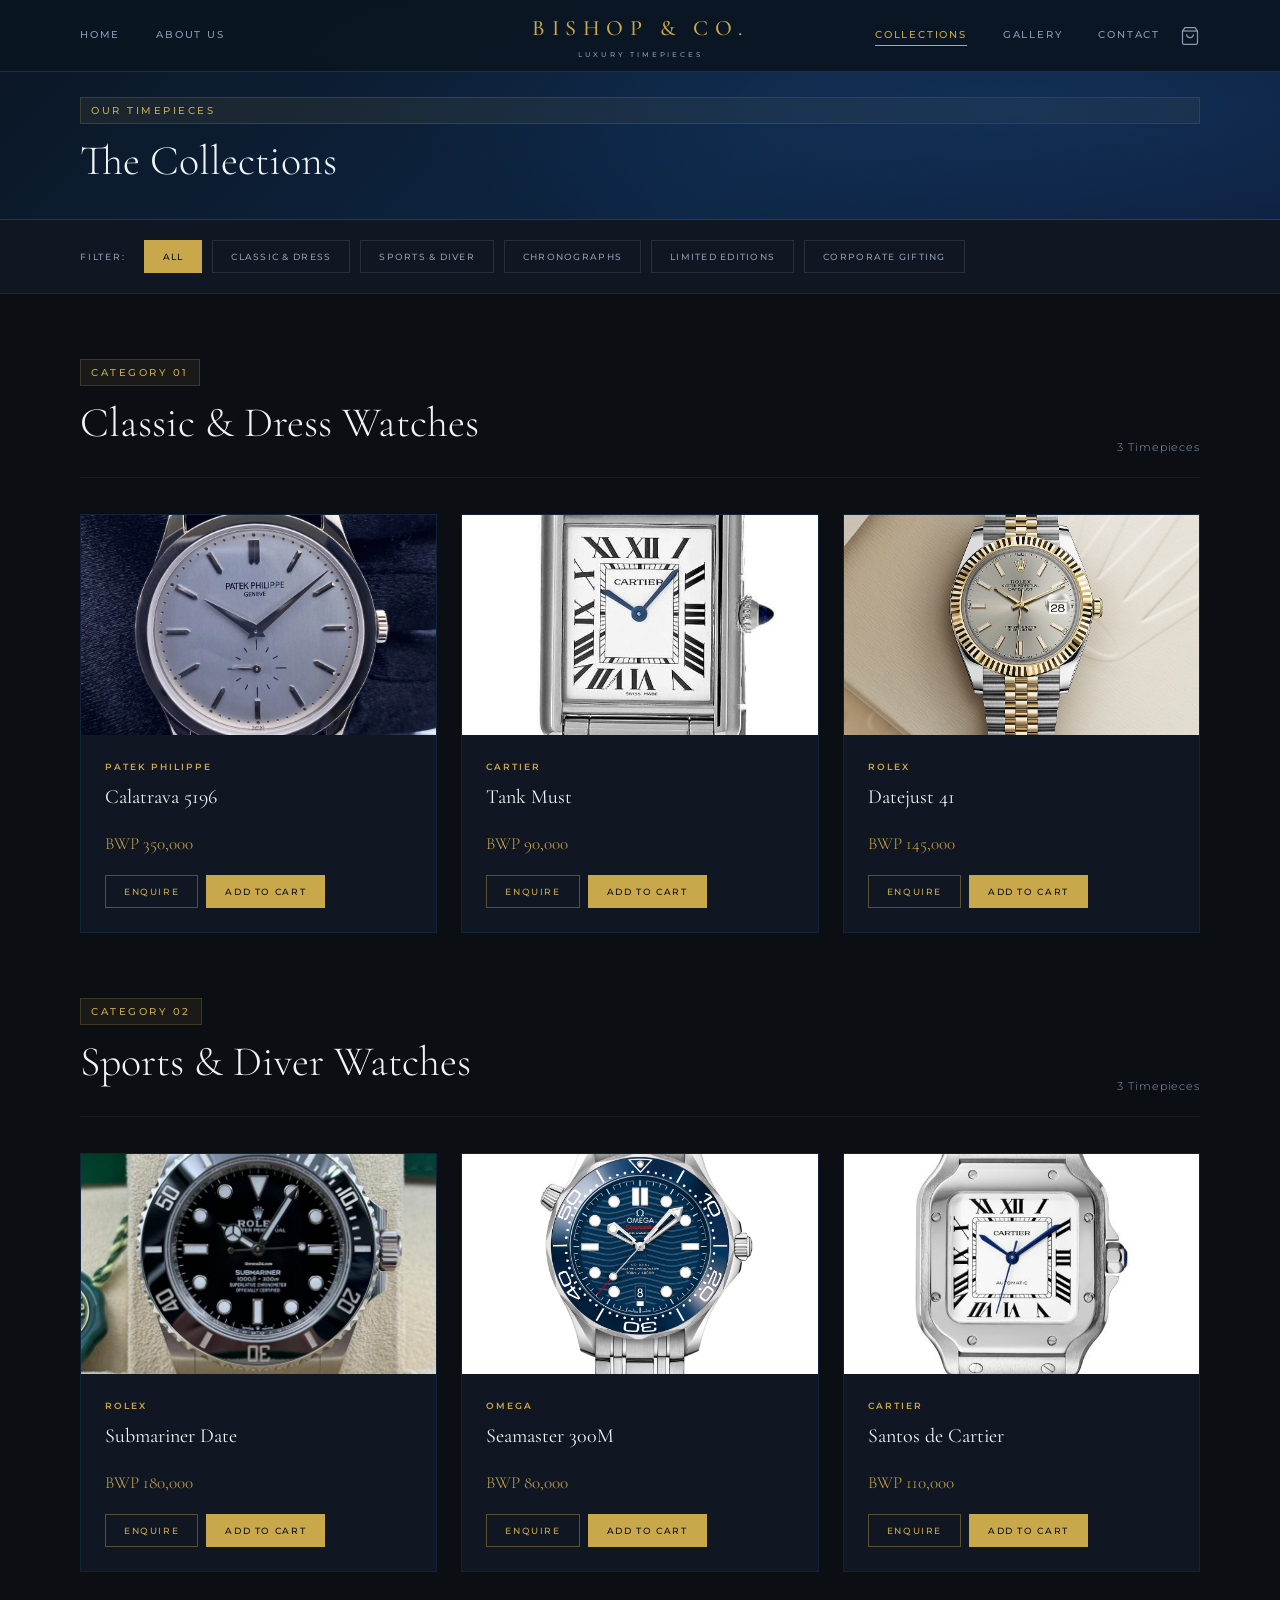
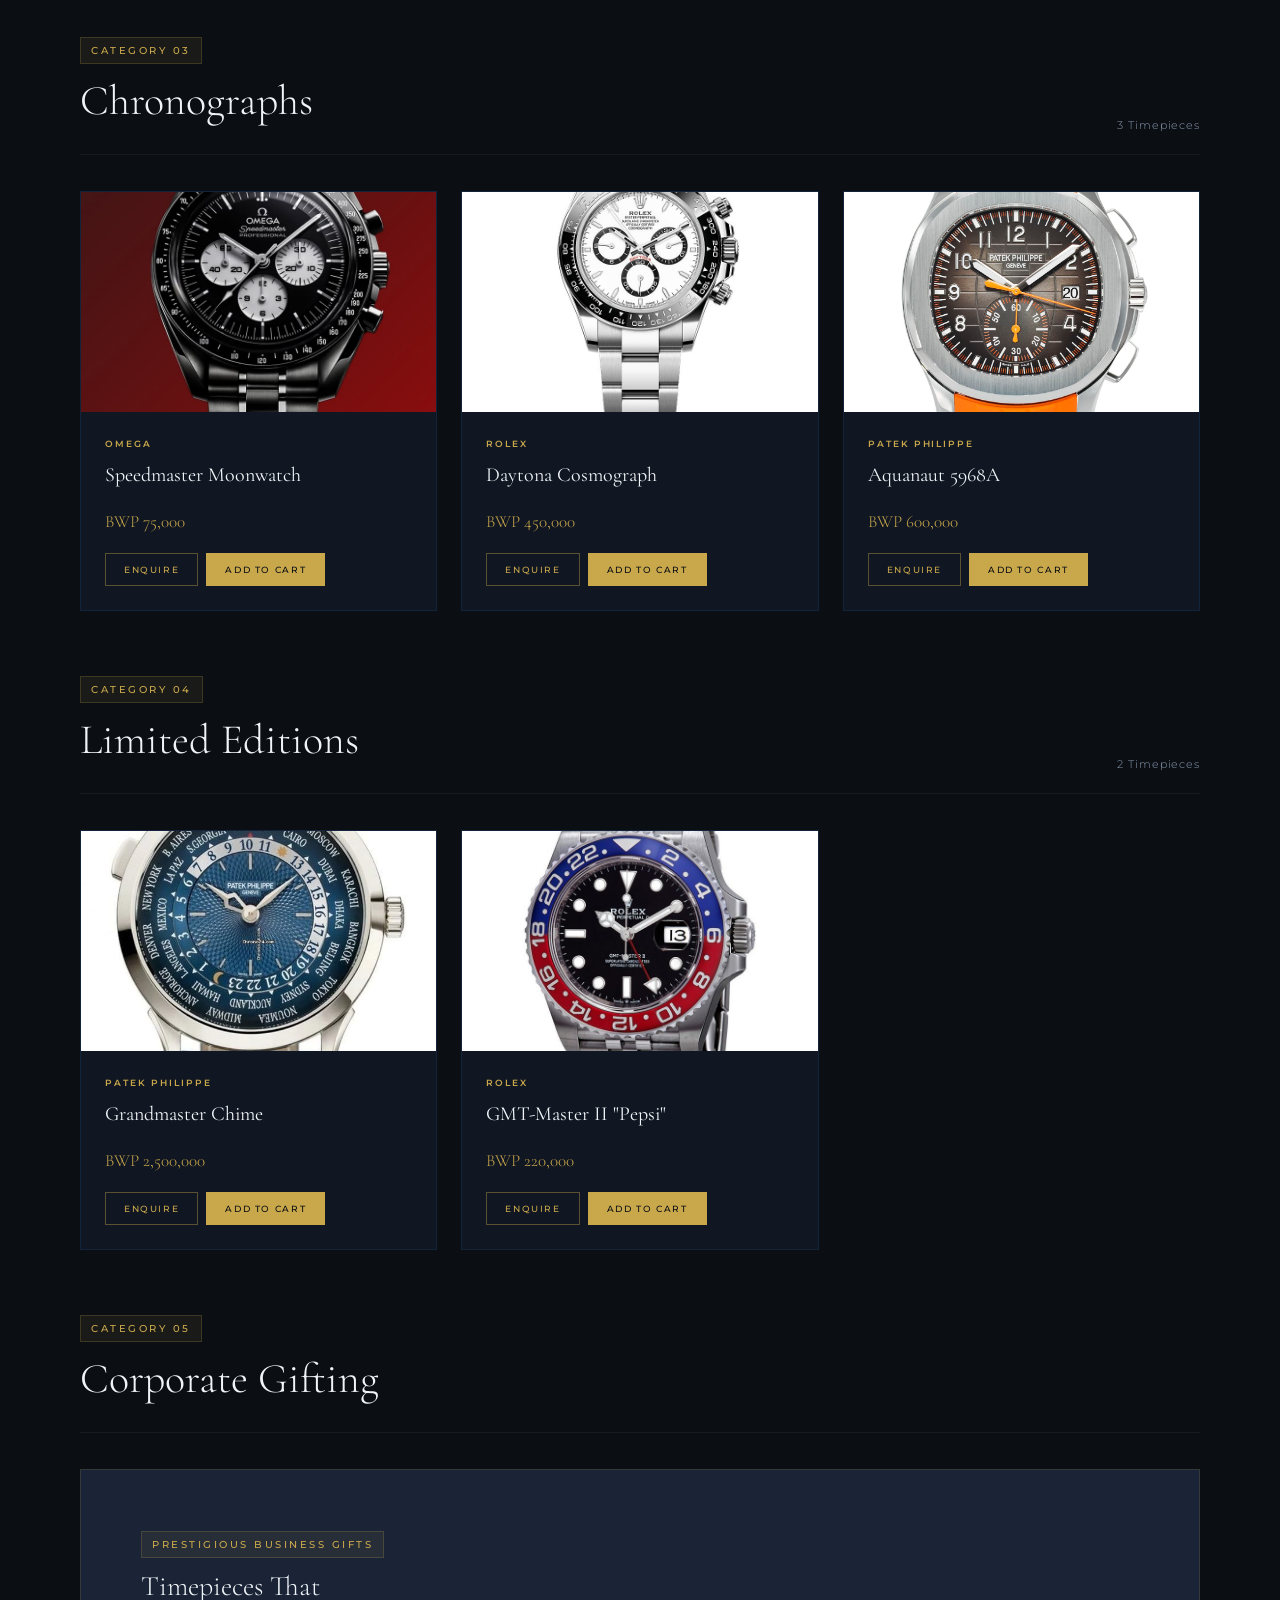
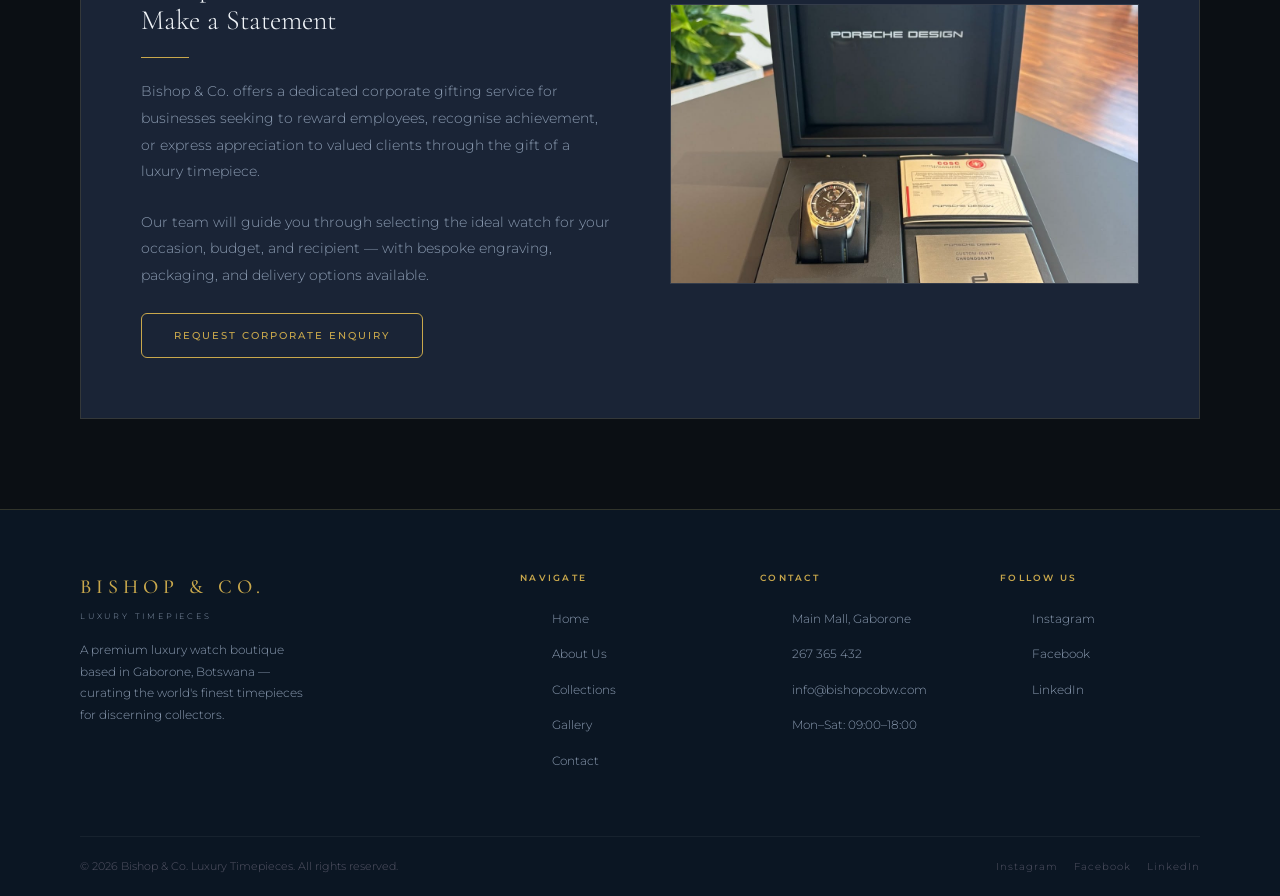
<file: collections.html>
<!DOCTYPE html>
<html lang="en">
<head>
  <link href="https://cdn.jsdelivr.net/npm/bootstrap@5.3.0/dist/css/bootstrap.min.css" rel="stylesheet" />
  <meta charset="UTF-8" />
  <meta name="viewport" content="width=device-width, initial-scale=1.0" />
  <title>Collections — Bishop &amp; Co. Luxury Timepieces</title>
  <link rel="stylesheet" href="style.css" />
  <style>
    /* ── Filter Bar ── */
    .filter-bar {
      background: var(--dark-2);
      border-bottom: 1px solid rgba(201,168,76,0.12);
      padding: 20px 0;
      position: sticky;
      top: var(--nav-h);
      z-index: 50;
    }
    .filter-inner {
      display: flex;
      gap: 10px;
      flex-wrap: wrap;
      align-items: center;
    }
    .filter-label {
      font-size: 9px;
      font-weight: 500;
      letter-spacing: 0.2em;
      color: var(--muted);
      text-transform: uppercase;
      margin-right: 8px;
    }
    .filter-btn {
      font-size: 9px;
      font-weight: 500;
      letter-spacing: 0.14em;
      text-transform: uppercase;
      padding: 8px 18px;
      border: 1px solid rgba(255,255,255,0.1);
      color: var(--muted);
      background: transparent;
      cursor: pointer;
      transition: all var(--transition);
      border-radius: 0;
    }
    .filter-btn:hover { border-color: rgba(201,168,76,0.4); color: var(--gold); }
    .filter-btn.active { background: var(--gold); border-color: var(--gold); color: var(--dark); }

    /* ── Collection Section ── */
    .collection-section { padding: 64px 0 0; }
    .collection-section:last-of-type { padding-bottom: 90px; }
    .collection-header {
      display: flex;
      align-items: flex-end;
      justify-content: space-between;
      margin-bottom: 36px;
      padding-bottom: 20px;
      border-bottom: 1px solid rgba(255,255,255,0.05);
    }
    .collection-grid {
      display: grid;
      grid-template-columns: repeat(3, 1fr);
      gap: 24px;
    }
    .collection-count {
      font-size: 11px;
      color: var(--muted);
      letter-spacing: 0.08em;
    }

    /* ── Corporate Gifting ── */
    .corporate-banner {
      background: var(--dark-3);
      border: 1px solid rgba(201,168,76,0.15);
      padding: 60px;
      display: grid;
      grid-template-columns: 1fr 1fr;
      gap: 60px;
      align-items: center;
    }
    .corporate-banner p {
      font-size: 14px;
      color: var(--muted);
      line-height: 1.9;
      margin-bottom: 24px;
    }
    .corporate-img {
      height: 280px;
      background: var(--dark-4);
      border: 1px solid rgba(201,168,76,0.1);
      display: flex;
      align-items: center;
      justify-content: center;
      overflow: hidden;
    }
    .img-placeholder-label {
      font-size: 9px;
      letter-spacing: 0.2em;
      color: var(--gold-dim);
      text-align: center;
      text-transform: uppercase;
    }

    @media (max-width: 900px) {
      .collection-grid { grid-template-columns: repeat(2, 1fr); }
      .corporate-banner { grid-template-columns: 1fr; padding: 32px; gap: 32px; }
    }
    @media (max-width: 600px) {
      .collection-grid { grid-template-columns: 1fr; }
    }
  </style>
</head>
<body>

  <!-- NAV -->
  <nav>
    <div class="container">
      <div class="nav-left">
        <div class="nav-links">
          <a href="index.html">Home</a>
          <a href="about.html">About Us</a>
        </div>
      </div>
      <a href="index.html" class="nav-logo">
        <span class="nav-logo-main">BISHOP &amp; CO.</span>
        <span class="nav-logo-sub">Luxury Timepieces</span>
      </a>
      <div class="nav-right">
        <div class="nav-links">
          <a href="collections.html" class="active">Collections</a>
          <a href="gallery.html">Gallery</a>
          <a href="contact.html">Contact</a>
        </div>
        <a href="cart.html" class="nav-cart">
          <svg viewBox="0 0 24 24" fill="none" stroke="currentColor" stroke-width="1.5"><path d="M6 2L3 6v14a2 2 0 002 2h14a2 2 0 002-2V6l-3-4z"/><line x1="3" y1="6" x2="21" y2="6"/><path d="M16 10a4 4 0 01-8 0"/></svg>
          <span class="nav-cart-badge" id="cart-count"></span>
        </a>
      </div>
    </div>
  </nav>

  <!-- PAGE HERO -->
  <div class="page-hero">
    <div class="container">
      <span class="tag">Our Timepieces</span>
      <h1 class="section-title">The Collections</h1>
    </div>
  </div>

  <!-- FILTER BAR -->
  <div class="filter-bar">
    <div class="container">
      <div class="filter-inner">
        <span class="filter-label">Filter:</span>
        <button class="filter-btn active" onclick="filterSection('all', this)">All</button>
        <button class="filter-btn" onclick="filterSection('classic', this)">Classic &amp; Dress</button>
        <button class="filter-btn" onclick="filterSection('sports', this)">Sports &amp; Diver</button>
        <button class="filter-btn" onclick="filterSection('chrono', this)">Chronographs</button>
        <button class="filter-btn" onclick="filterSection('limited', this)">Limited Editions</button>
        <button class="filter-btn" onclick="filterSection('corporate', this)">Corporate Gifting</button>
      </div>
    </div>
  </div>

  <!-- MAIN CONTENT -->
  <div style="background: var(--dark);">
    <div class="container">

      <!-- Classic & Dress -->
      <div class="collection-section" id="sec-classic">
        <div class="collection-header">
          <div>
            <span class="tag">Category 01</span>
            <h2 class="section-title">Classic &amp; Dress Watches</h2>
          </div>
          <span class="collection-count">3 Timepieces</span>
        </div>
        <div class="collection-grid">

          <div class="watch-card" data-id="patek-calatrava-5196" data-name="Calatrava 5196" data-brand="Patek Philippe" data-price="350000" data-img="images/number%201.webp">
            <div class="watch-card-img"><img src="images/number%201.webp" alt="Patek Philippe Calatrava 5196" style="width:100%;height:100%;object-fit:cover;"></div>
            <div class="watch-card-body">
              <div class="watch-card-brand">Patek Philippe</div>
              <div class="watch-card-name">Calatrava 5196</div>
              <div class="watch-card-price">BWP 350,000</div>
              <div class="watch-card-actions">
                <a href="contact.html" class="watch-card-btn">Enquire</a>
                <button class="watch-card-btn watch-card-add" onclick="handleAddToCart(this)">Add to Cart</button>
              </div>
            </div>
          </div>

          <div class="watch-card" data-id="cartier-tank-must" data-name="Tank Must" data-brand="Cartier" data-price="90000" data-img="images/number%202.jpg">
            <div class="watch-card-img"><img src="images/number%202.jpg" alt="Cartier Tank Must" style="width:100%;height:100%;object-fit:cover;"></div>
            <div class="watch-card-body">
              <div class="watch-card-brand">Cartier</div>
              <div class="watch-card-name">Tank Must</div>
              <div class="watch-card-price">BWP 90,000</div>
              <div class="watch-card-actions">
                <a href="contact.html" class="watch-card-btn">Enquire</a>
                <button class="watch-card-btn watch-card-add" onclick="handleAddToCart(this)">Add to Cart</button>
              </div>
            </div>
          </div>

          <div class="watch-card" data-id="rolex-datejust-41" data-name="Datejust 41" data-brand="Rolex" data-price="145000" data-img="images/number%203.jpg">
            <div class="watch-card-img"><img src="images/number%203.jpg" alt="Rolex Datejust 41" style="width:100%;height:100%;object-fit:cover;"></div>
            <div class="watch-card-body">
              <div class="watch-card-brand">Rolex</div>
              <div class="watch-card-name">Datejust 41</div>
              <div class="watch-card-price">BWP 145,000</div>
              <div class="watch-card-actions">
                <a href="contact.html" class="watch-card-btn">Enquire</a>
                <button class="watch-card-btn watch-card-add" onclick="handleAddToCart(this)">Add to Cart</button>
              </div>
            </div>
          </div>

        </div>
      </div>

      <!-- Sports & Diver -->
      <div class="collection-section" id="sec-sports">
        <div class="collection-header">
          <div>
            <span class="tag">Category 02</span>
            <h2 class="section-title">Sports &amp; Diver Watches</h2>
          </div>
          <span class="collection-count">3 Timepieces</span>
        </div>
        <div class="collection-grid">

          <div class="watch-card" data-id="rolex-submariner-date" data-name="Submariner Date" data-brand="Rolex" data-price="180000" data-img="images/number%204.jpg">
            <div class="watch-card-img"><img src="images/number%204.jpg" alt="Rolex Submariner Date" style="width:100%;height:100%;object-fit:cover;"></div>
            <div class="watch-card-body">
              <div class="watch-card-brand">Rolex</div>
              <div class="watch-card-name">Submariner Date</div>
              <div class="watch-card-price">BWP 180,000</div>
              <div class="watch-card-actions">
                <a href="contact.html" class="watch-card-btn">Enquire</a>
                <button class="watch-card-btn watch-card-add" onclick="handleAddToCart(this)">Add to Cart</button>
              </div>
            </div>
          </div>

          <div class="watch-card" data-id="omega-seamaster-300m" data-name="Seamaster 300M" data-brand="Omega" data-price="80000" data-img="images/number%205.jpg">
            <div class="watch-card-img"><img src="images/number%205.jpg" alt="Omega Seamaster 300M" style="width:100%;height:100%;object-fit:cover;"></div>
            <div class="watch-card-body">
              <div class="watch-card-brand">Omega</div>
              <div class="watch-card-name">Seamaster 300M</div>
              <div class="watch-card-price">BWP 80,000</div>
              <div class="watch-card-actions">
                <a href="contact.html" class="watch-card-btn">Enquire</a>
                <button class="watch-card-btn watch-card-add" onclick="handleAddToCart(this)">Add to Cart</button>
              </div>
            </div>
          </div>

          <div class="watch-card" data-id="cartier-santos" data-name="Santos de Cartier" data-brand="Cartier" data-price="110000" data-img="images/number%206.jpg">
            <div class="watch-card-img"><img src="images/number%206.jpg" alt="Cartier Santos de Cartier" style="width:100%;height:100%;object-fit:cover;"></div>
            <div class="watch-card-body">
              <div class="watch-card-brand">Cartier</div>
              <div class="watch-card-name">Santos de Cartier</div>
              <div class="watch-card-price">BWP 110,000</div>
              <div class="watch-card-actions">
                <a href="contact.html" class="watch-card-btn">Enquire</a>
                <button class="watch-card-btn watch-card-add" onclick="handleAddToCart(this)">Add to Cart</button>
              </div>
            </div>
          </div>

        </div>
      </div>

      <!-- Chronographs -->
      <div class="collection-section" id="sec-chrono">
        <div class="collection-header">
          <div>
            <span class="tag">Category 03</span>
            <h2 class="section-title">Chronographs</h2>
          </div>
          <span class="collection-count">3 Timepieces</span>
        </div>
        <div class="collection-grid">

          <div class="watch-card" data-id="omega-speedmaster" data-name="Speedmaster Moonwatch" data-brand="Omega" data-price="75000" data-img="images/number%207.jpg">
            <div class="watch-card-img"><img src="images/number%207.jpg" alt="Omega Speedmaster Moonwatch" style="width:100%;height:100%;object-fit:cover;"></div>
            <div class="watch-card-body">
              <div class="watch-card-brand">Omega</div>
              <div class="watch-card-name">Speedmaster Moonwatch</div>
              <div class="watch-card-price">BWP 75,000</div>
              <div class="watch-card-actions">
                <a href="contact.html" class="watch-card-btn">Enquire</a>
                <button class="watch-card-btn watch-card-add" onclick="handleAddToCart(this)">Add to Cart</button>
              </div>
            </div>
          </div>

          <div class="watch-card" data-id="rolex-daytona" data-name="Daytona Cosmograph" data-brand="Rolex" data-price="450000" data-img="images/number%208.jpg">
            <div class="watch-card-img"><img src="images/number%208.jpg" alt="Rolex Daytona Cosmograph" style="width:100%;height:100%;object-fit:cover;"></div>
            <div class="watch-card-body">
              <div class="watch-card-brand">Rolex</div>
              <div class="watch-card-name">Daytona Cosmograph</div>
              <div class="watch-card-price">BWP 450,000</div>
              <div class="watch-card-actions">
                <a href="contact.html" class="watch-card-btn">Enquire</a>
                <button class="watch-card-btn watch-card-add" onclick="handleAddToCart(this)">Add to Cart</button>
              </div>
            </div>
          </div>

          <div class="watch-card" data-id="patek-aquanaut-5968a" data-name="Aquanaut 5968A" data-brand="Patek Philippe" data-price="600000" data-img="images/image.jpg">
            <div class="watch-card-img"><img src="images/image.jpg" alt="Patek Philippe Aquanaut 5968A" style="width:100%;height:100%;object-fit:cover;"></div>
            <div class="watch-card-body">
              <div class="watch-card-brand">Patek Philippe</div>
              <div class="watch-card-name">Aquanaut 5968A</div>
              <div class="watch-card-price">BWP 600,000</div>
              <div class="watch-card-actions">
                <a href="contact.html" class="watch-card-btn">Enquire</a>
                <button class="watch-card-btn watch-card-add" onclick="handleAddToCart(this)">Add to Cart</button>
              </div>
            </div>
          </div>

        </div>
      </div>

      <!-- Limited Editions -->
      <div class="collection-section" id="sec-limited">
        <div class="collection-header">
          <div>
            <span class="tag">Category 04</span>
            <h2 class="section-title">Limited Editions</h2>
          </div>
          <span class="collection-count">2 Timepieces</span>
        </div>
        <div class="collection-grid">

          <div class="watch-card" data-id="patek-grandmaster-chime" data-name="Grandmaster Chime" data-brand="Patek Philippe" data-price="2500000" data-img="images/grandmaster.jpg">
            <div class="watch-card-img"><img src="images/grandmaster.jpg" alt="Patek Philippe Grandmaster Chime" style="width:100%;height:100%;object-fit:cover;"></div>
            <div class="watch-card-body">
              <div class="watch-card-brand">Patek Philippe</div>
              <div class="watch-card-name">Grandmaster Chime</div>
              <div class="watch-card-price">BWP 2,500,000</div>
              <div class="watch-card-actions">
                <a href="contact.html" class="watch-card-btn">Enquire</a>
                <button class="watch-card-btn watch-card-add" onclick="handleAddToCart(this)">Add to Cart</button>
              </div>
            </div>
          </div>

          <div class="watch-card" data-id="rolex-gmt-pepsi" data-name="GMT-Master II &quot;Pepsi&quot;" data-brand="Rolex" data-price="220000" data-img="images/number 11.jpg">
            <div class="watch-card-img"><img src="images/number 11.jpg" alt="Rolex GMT-Master II Pepsi" style="width:100%;height:100%;object-fit:cover;"></div>
            <div class="watch-card-body">
              <div class="watch-card-brand">Rolex</div>
              <div class="watch-card-name">GMT-Master II "Pepsi"</div>
              <div class="watch-card-price">BWP 220,000</div>
              <div class="watch-card-actions">
                <a href="contact.html" class="watch-card-btn">Enquire</a>
                <button class="watch-card-btn watch-card-add" onclick="handleAddToCart(this)">Add to Cart</button>
              </div>
            </div>
          </div>

        </div>
      </div>

      <!-- Corporate Gifting -->
      <div class="collection-section" id="sec-corporate" style="padding-bottom: 90px;">
        <div class="collection-header">
          <div>
            <span class="tag">Category 05</span>
            <h2 class="section-title">Corporate Gifting</h2>
          </div>
        </div>
        <div class="corporate-banner">
          <div>
            <span class="tag">Prestigious Business Gifts</span>
            <h3 class="section-title" style="font-size: 28px;">Timepieces That<br>Make a Statement</h3>
            <div class="divider"></div>
            <p>Bishop &amp; Co. offers a dedicated corporate gifting service for businesses seeking to reward employees, recognise achievement, or express appreciation to valued clients through the gift of a luxury timepiece.</p>
            <p>Our team will guide you through selecting the ideal watch for your occasion, budget, and recipient — with bespoke engraving, packaging, and delivery options available.</p>
            <a href="contact.html" class="btn">Request Corporate Enquiry</a>
          </div>
          <div class="corporate-img">
            <img src="images/number%2012.jpg" alt="Corporate Gifting" style="width:100%;height:100%;object-fit:cover;">
          </div>
        </div>
      </div>

    </div>
  </div>

  <!-- FOOTER -->
  <footer>
    <div class="container">
      <div class="footer-grid">
        <div class="footer-col">
          <div class="footer-brand-name">BISHOP &amp; CO.</div>
          <div class="footer-brand-sub">Luxury Timepieces</div>
          <p class="footer-desc">A premium luxury watch boutique based in Gaborone, Botswana — curating the world's finest timepieces for discerning collectors.</p>
        </div>
        <div class="footer-col">
          <div class="footer-col-title">Navigate</div>
          <ul>
            <li><a href="index.html">Home</a></li>
            <li><a href="about.html">About Us</a></li>
            <li><a href="collections.html">Collections</a></li>
            <li><a href="gallery.html">Gallery</a></li>
            <li><a href="contact.html">Contact</a></li>
          </ul>
        </div>
        <div class="footer-col">
          <div class="footer-col-title">Contact</div>
          <ul>
            <li><a href="#">Main Mall, Gaborone</a></li>
            <li><a href="tel:+267365432">267 365 432</a></li>
            <li><a href="mailto:info@bishopcobw.com">info@bishopcobw.com</a></li>
            <li><a href="#">Mon–Sat: 09:00–18:00</a></li>
          </ul>
        </div>
        <div class="footer-col">
          <div class="footer-col-title">Follow Us</div>
          <ul>
            <li><a href="#">Instagram</a></li>
            <li><a href="#">Facebook</a></li>
            <li><a href="#">LinkedIn</a></li>
          </ul>
        </div>
      </div>
      <div class="footer-bottom">
        <span class="footer-copy">&copy; 2026 Bishop &amp; Co. Luxury Timepieces. All rights reserved.</span>
        <div class="footer-social">
          <a href="#">Instagram</a>
          <a href="#">Facebook</a>
          <a href="#">LinkedIn</a>
        </div>
      </div>
    </div>
  </footer>

  <script src="cart.js"></script>
  <script>
    function filterSection(id, btn) {
      document.querySelectorAll('.filter-btn').forEach(function(b) { b.classList.remove('active'); });
      btn.classList.add('active');
      var sections = document.querySelectorAll('.collection-section');
      if (id === 'all') {
        sections.forEach(function(s) { s.style.display = ''; });
      } else {
        sections.forEach(function(s) { s.style.display = 'none'; });
        var target = document.getElementById('sec-' + id);
        if (target) target.style.display = '';
      }
    }
  </script>

</body>
</html>
</file>
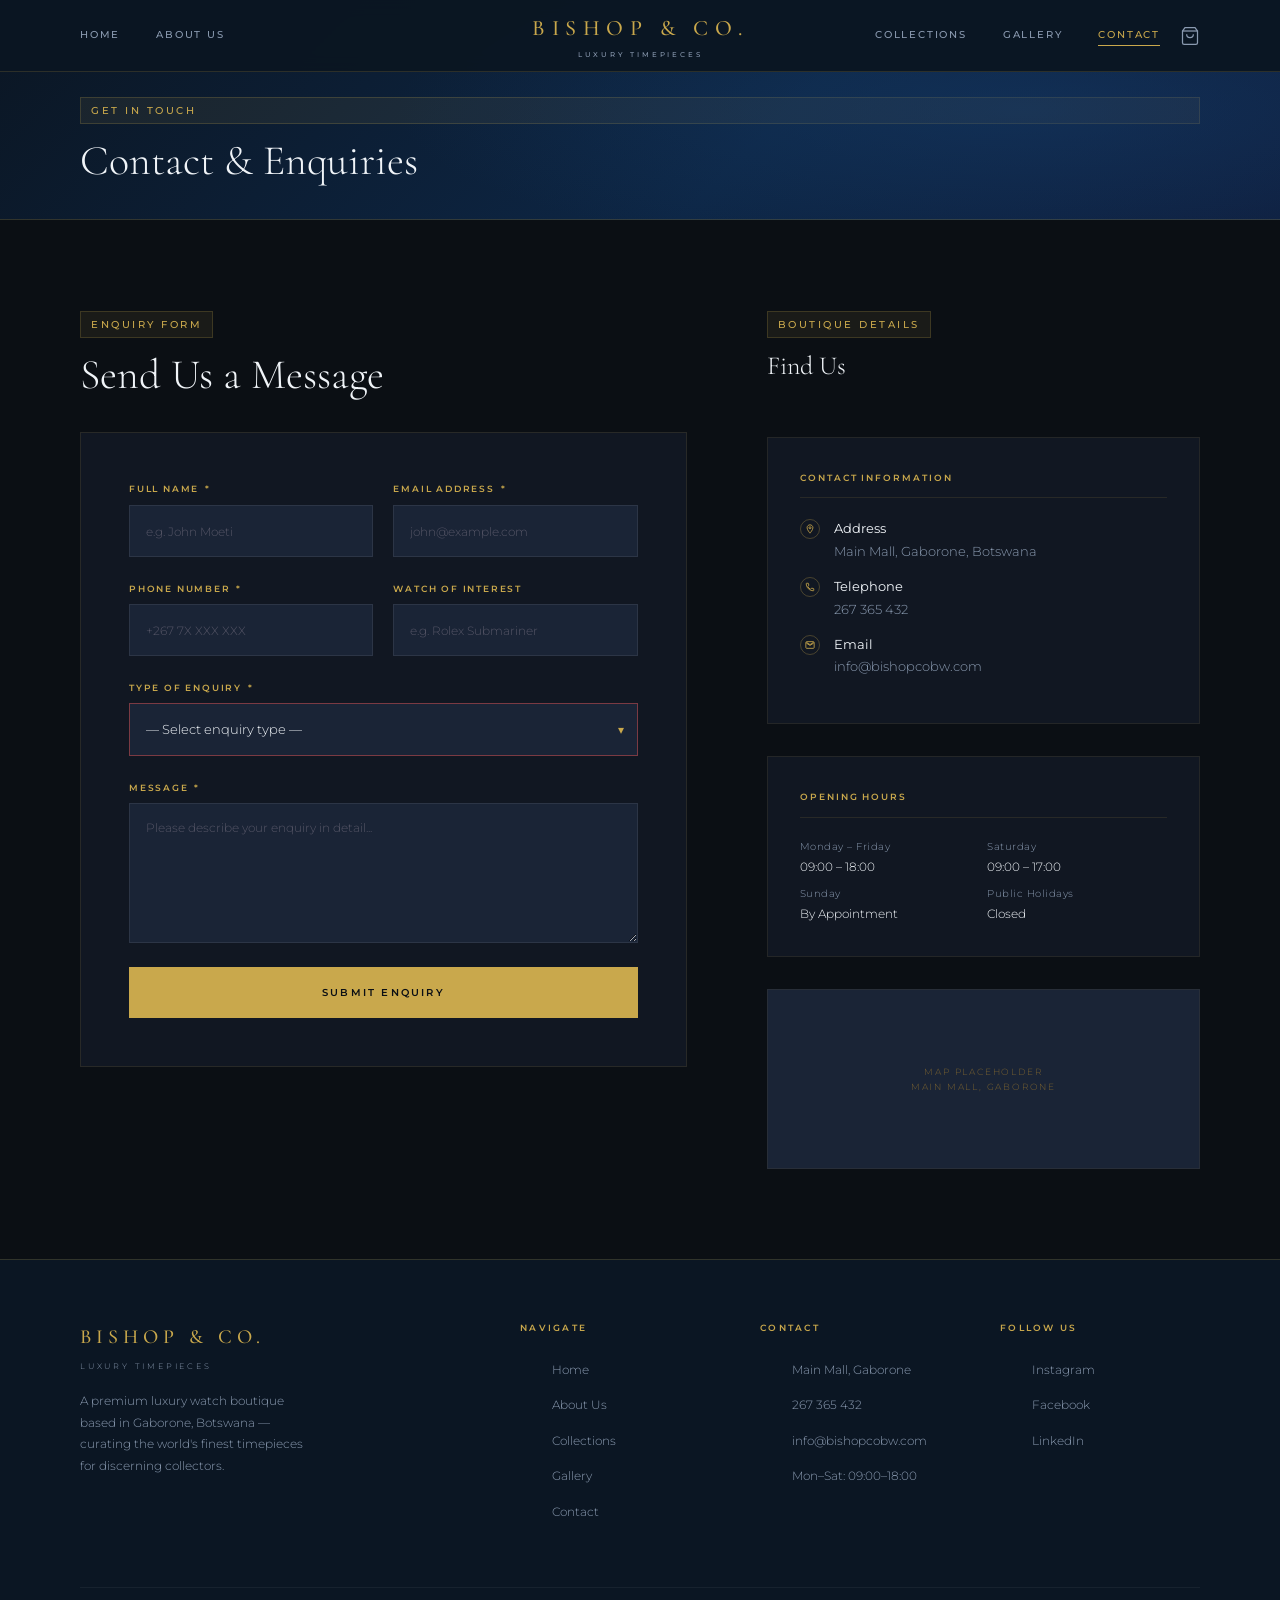
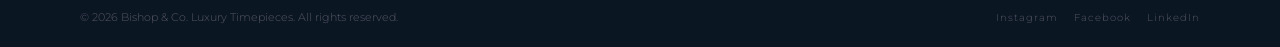
<file: contact.html>
<!DOCTYPE html>
<html lang="en">
<head>
  <link href="https://cdn.jsdelivr.net/npm/bootstrap@5.3.0/dist/css/bootstrap.min.css" rel="stylesheet" />
  <meta charset="UTF-8" />
  <meta name="viewport" content="width=device-width, initial-scale=1.0" />
  <title>Contact & Enquiries — Bishop & Co. Luxury Timepieces</title>
  <link rel="stylesheet" href="style.css" />
  <style>
    /* ── Contact Layout ── */
    .contact-grid {
      display: grid;
      grid-template-columns: 1.4fr 1fr;
      gap: 80px;
      align-items: start;
    }

    /* ── Form ── */
    .form-card {
      background: var(--dark-2);
      border: 1px solid rgba(201,168,76,0.12);
      padding: 48px;
    }
    .form-row {
      display: grid;
      grid-template-columns: 1fr 1fr;
      gap: 20px;
    }
    .form-group {
      display: flex;
      flex-direction: column;
      gap: 8px;
      margin-bottom: 24px;
    }
    .form-group.full { grid-column: 1 / -1; }
    label {
      font-size: 9px;
      font-weight: 600;
      letter-spacing: 0.2em;
      color: var(--gold);
      text-transform: uppercase;
    }
    label .req { color: var(--gold); margin-left: 2px; }
    input[type="text"],
    input[type="email"],
    input[type="tel"],
    select,
    textarea {
      background: var(--dark-3);
      border: 1px solid rgba(255,255,255,0.08);
      border-radius: 0;
      color: var(--white);
      font-family: var(--sans);
      font-size: 13px;
      font-weight: 300;
      padding: 14px 16px;
      width: 100%;
      outline: none;
      transition: border-color var(--transition);
      -webkit-appearance: none;
      appearance: none;
    }
    input:focus, select:focus, textarea:focus {
      border-color: rgba(201,168,76,0.5);
    }
    input::placeholder, textarea::placeholder {
      color: var(--mid);
      font-size: 12px;
    }
    select { cursor: pointer; }
    select option { background: var(--dark-3); color: var(--white); }
    textarea { resize: vertical; min-height: 140px; line-height: 1.6; }

    /* Custom select arrow */
    .select-wrap { position: relative; }
    .select-wrap::after {
      content: '▾';
      position: absolute;
      right: 14px; top: 50%;
      transform: translateY(-50%);
      color: var(--gold);
      font-size: 12px;
      pointer-events: none;
    }

    /* Validation states */
    input:invalid:not(:placeholder-shown),
    select:invalid,
    textarea:invalid:not(:placeholder-shown) {
      border-color: rgba(220, 80, 80, 0.5);
    }
    input:valid:not(:placeholder-shown),
    textarea:valid:not(:placeholder-shown) {
      border-color: rgba(100, 180, 100, 0.4);
    }

    .form-submit { margin-top: 8px; width: 100%; }
    .btn-submit {
      width: 100%;
      padding: 16px 32px;
      background: var(--gold);
      border: 1px solid var(--gold);
      color: var(--dark);
      font-family: var(--sans);
      font-size: 10px;
      font-weight: 600;
      letter-spacing: 0.22em;
      text-transform: uppercase;
      cursor: pointer;
      transition: background var(--transition), color var(--transition);
    }
    .btn-submit:hover { background: var(--gold-light); border-color: var(--gold-light); }

    /* Success message */
    .form-success {
      display: none;
      background: rgba(100,180,100,0.08);
      border: 1px solid rgba(100,180,100,0.3);
      padding: 20px 24px;
      margin-top: 24px;
      font-size: 13px;
      color: #90d090;
    }

    /* ── Info Panel ── */
    .info-panel { display: flex; flex-direction: column; gap: 32px; }
    .info-card {
      background: var(--dark-2);
      border: 1px solid rgba(201,168,76,0.1);
      padding: 32px;
    }
    .info-card-title {
      font-size: 9px;
      font-weight: 600;
      letter-spacing: 0.22em;
      color: var(--gold);
      text-transform: uppercase;
      margin-bottom: 20px;
      padding-bottom: 12px;
      border-bottom: 1px solid rgba(201,168,76,0.12);
    }
    .info-row {
      display: flex;
      gap: 14px;
      margin-bottom: 14px;
      align-items: flex-start;
    }
    .info-icon {
      width: 20px; height: 20px;
      border-radius: 50%;
      border: 1px solid rgba(201,168,76,0.3);
      flex-shrink: 0;
      margin-top: 1px;
      display: flex;
      align-items: center;
      justify-content: center;
    }
    .info-icon svg { width: 10px; height: 10px; stroke: var(--gold); fill: none; stroke-width: 2; }
    .info-text { font-size: 13px; color: var(--muted); line-height: 1.6; }
    .info-text strong { color: var(--white); font-weight: 400; display: block; margin-bottom: 2px; }

    .hours-grid {
      display: grid;
      grid-template-columns: 1fr 1fr;
      gap: 8px;
    }
    .hours-row {
      display: flex;
      flex-direction: column;
      gap: 2px;
    }
    .hours-day { font-size: 10px; color: var(--muted); letter-spacing: 0.05em; }
    .hours-time { font-size: 12px; color: var(--white); }

    .map-placeholder {
      height: 180px;
      background: var(--dark-3);
      border: 1px solid rgba(201,168,76,0.08);
      display: flex;
      align-items: center;
      justify-content: center;
      flex-direction: column;
      gap: 8px;
    }
    .map-placeholder span {
      font-size: 9px;
      letter-spacing: 0.2em;
      color: var(--gold-dim);
      text-transform: uppercase;
      text-align: center;
    }
  </style>
</head>
<body>

  <!-- NAV -->
  <nav>
    <div class="container">
      <div class="nav-left">
        <div class="nav-links">
          <a href="index.html">Home</a>
          <a href="about.html">About Us</a>
        </div>
      </div>
      <a href="index.html" class="nav-logo">
        <span class="nav-logo-main">BISHOP &amp; CO.</span>
        <span class="nav-logo-sub">Luxury Timepieces</span>
      </a>
      <div class="nav-right">
        <div class="nav-links">
          <a href="collections.html">Collections</a>
          <a href="gallery.html">Gallery</a>
          <a href="contact.html" class="active">Contact</a>
        </div>
        <a href="cart.html" class="nav-cart">
          <svg viewBox="0 0 24 24" fill="none" stroke="currentColor" stroke-width="1.5"><path d="M6 2L3 6v14a2 2 0 002 2h14a2 2 0 002-2V6l-3-4z"/><line x1="3" y1="6" x2="21" y2="6"/><path d="M16 10a4 4 0 01-8 0"/></svg>
          <span class="nav-cart-badge" id="cart-count"></span>
        </a>
      </div>
    </div>
  </nav>

  <!-- PAGE HERO -->
  <div class="page-hero">
    <div class="container">
      <span class="tag">Get in Touch</span>
      <h1 class="section-title">Contact &amp; Enquiries</h1>
    </div>
  </div>

  <!-- MAIN CONTACT SECTION -->
  <section>
    <div class="container">
      <div class="contact-grid">

        <!-- FORM -->
        <div>
          <span class="tag">Enquiry Form</span>
          <h2 class="section-title" style="margin-bottom: 32px;">Send Us a Message</h2>
          <div class="form-card">
            <form id="enquiry-form" novalidate>
              <div class="form-row">
                <div class="form-group">
                  <label for="full-name">Full Name <span class="req">*</span></label>
                  <input type="text" id="full-name" name="full_name" placeholder="e.g. John Moeti" required minlength="2" />
                </div>
                <div class="form-group">
                  <label for="email">Email Address <span class="req">*</span></label>
                  <input type="email" id="email" name="email" placeholder="john@example.com" required />
                </div>
              </div>
              <div class="form-row">
                <div class="form-group">
                  <label for="phone">Phone Number <span class="req">*</span></label>
                  <input type="tel" id="phone" name="phone" placeholder="+267 7X XXX XXX" required pattern="[\+0-9\s\-]{7,15}" />
                </div>
                <div class="form-group">
                  <label for="watch">Watch of Interest</label>
                  <input type="text" id="watch" name="watch_interest" placeholder="e.g. Rolex Submariner" />
                </div>
              </div>
              <div class="form-group">
                <label for="enquiry-type">Type of Enquiry <span class="req">*</span></label>
                <div class="select-wrap">
                  <select id="enquiry-type" name="enquiry_type" required>
                    <option value="" disabled selected>— Select enquiry type —</option>
                    <option value="purchase">Purchase Enquiry</option>
                    <option value="service">After-Sales Service</option>
                    <option value="corporate">Corporate Gifting</option>
                    <option value="consultation">Book a Consultation</option>
                    <option value="general">General Enquiry</option>
                  </select>
                </div>
              </div>
              <div class="form-group">
                <label for="message">Message <span class="req">*</span></label>
                <textarea id="message" name="message" placeholder="Please describe your enquiry in detail..." required minlength="10"></textarea>
              </div>
              <div class="form-submit">
                <button type="submit" class="btn-submit">Submit Enquiry</button>
              </div>
              <div class="form-success" id="form-success">
                Thank you for your enquiry. A member of the Bishop &amp; Co. team will be in touch with you shortly.
              </div>
            </form>
          </div>
        </div>

        <!-- INFO PANEL -->
        <div class="info-panel">

          <div>
            <span class="tag">Boutique Details</span>
            <h2 class="section-title" style="font-size: 26px; margin-bottom: 24px;">Find Us</h2>
          </div>

          <div class="info-card">
            <div class="info-card-title">Contact Information</div>
            <div class="info-row">
              <div class="info-icon">
                <svg viewBox="0 0 24 24"><path d="M12 2C8.13 2 5 5.13 5 9c0 5.25 7 13 7 13s7-7.75 7-13c0-3.87-3.13-7-7-7zm0 9.5c-1.38 0-2.5-1.12-2.5-2.5s1.12-2.5 2.5-2.5 2.5 1.12 2.5 2.5-1.12 2.5-2.5 2.5z"/></svg>
              </div>
              <div class="info-text">
                <strong>Address</strong>
                Main Mall, Gaborone, Botswana
              </div>
            </div>
            <div class="info-row">
              <div class="info-icon">
                <svg viewBox="0 0 24 24"><path d="M6.62 10.79c1.44 2.83 3.76 5.14 6.59 6.59l2.2-2.2c.27-.27.67-.36 1.02-.24 1.12.37 2.33.57 3.57.57.55 0 1 .45 1 1V20c0 .55-.45 1-1 1-9.39 0-17-7.61-17-17 0-.55.45-1 1-1h3.5c.55 0 1 .45 1 1 0 1.25.2 2.45.57 3.57.11.35.03.74-.25 1.02l-2.2 2.2z"/></svg>
              </div>
              <div class="info-text">
                <strong>Telephone</strong>
                267 365 432
              </div>
            </div>
            <div class="info-row">
              <div class="info-icon">
                <svg viewBox="0 0 24 24"><path d="M20 4H4c-1.1 0-1.99.9-1.99 2L2 18c0 1.1.9 2 2 2h16c1.1 0 2-.9 2-2V6c0-1.1-.9-2-2-2zm0 4l-8 5-8-5V6l8 5 8-5v2z"/></svg>
              </div>
              <div class="info-text">
                <strong>Email</strong>
                info@bishopcobw.com
              </div>
            </div>
          </div>

          <div class="info-card">
            <div class="info-card-title">Opening Hours</div>
            <div class="hours-grid">
              <div class="hours-row">
                <span class="hours-day">Monday – Friday</span>
                <span class="hours-time">09:00 – 18:00</span>
              </div>
              <div class="hours-row">
                <span class="hours-day">Saturday</span>
                <span class="hours-time">09:00 – 17:00</span>
              </div>
              <div class="hours-row">
                <span class="hours-day">Sunday</span>
                <span class="hours-time">By Appointment</span>
              </div>
              <div class="hours-row">
                <span class="hours-day">Public Holidays</span>
                <span class="hours-time">Closed</span>
              </div>
            </div>
          </div>

          <div class="map-placeholder">
            <span>Map Placeholder<br>Main Mall, Gaborone</span>
          </div>

        </div>
      </div>
    </div>
  </section>

  <!-- FOOTER -->
  <footer>
    <div class="container">
      <div class="footer-grid">
        <div class="footer-col">
          <div class="footer-brand-name">BISHOP &amp; CO.</div>
          <div class="footer-brand-sub">Luxury Timepieces</div>
          <p class="footer-desc">A premium luxury watch boutique based in Gaborone, Botswana — curating the world's finest timepieces for discerning collectors.</p>
        </div>
        <div class="footer-col">
          <div class="footer-col-title">Navigate</div>
          <ul>
            <li><a href="index.html">Home</a></li>
            <li><a href="about.html">About Us</a></li>
            <li><a href="collections.html">Collections</a></li>
            <li><a href="gallery.html">Gallery</a></li>
            <li><a href="contact.html">Contact</a></li>
          </ul>
        </div>
        <div class="footer-col">
          <div class="footer-col-title">Contact</div>
          <ul>
            <li><a href="#">Main Mall, Gaborone</a></li>
            <li><a href="tel:+267365432">267 365 432</a></li>
            <li><a href="mailto:info@bishopcobw.com">info@bishopcobw.com</a></li>
            <li><a href="#">Mon–Sat: 09:00–18:00</a></li>
          </ul>
        </div>
        <div class="footer-col">
          <div class="footer-col-title">Follow Us</div>
          <ul>
            <li><a href="#">Instagram</a></li>
            <li><a href="#">Facebook</a></li>
            <li><a href="#">LinkedIn</a></li>
          </ul>
        </div>
      </div>
      <div class="footer-bottom">
        <span class="footer-copy">&copy; 2026 Bishop &amp; Co. Luxury Timepieces. All rights reserved.</span>
        <div class="footer-social">
          <a href="#">Instagram</a>
          <a href="#">Facebook</a>
          <a href="#">LinkedIn</a>
        </div>
      </div>
    </div>
  </footer>

  <script>
    document.getElementById('enquiry-form').addEventListener('submit', function(e) {
      e.preventDefault();
      const form = e.target;
      if (!form.checkValidity()) {
        form.reportValidity();
        return;
      }
      const btn = form.querySelector('.btn-submit');
      btn.textContent = 'Sending...';
      btn.disabled = true;
      setTimeout(() => {
        form.reset();
        btn.textContent = 'Submit Enquiry';
        btn.disabled = false;
        document.getElementById('form-success').style.display = 'block';
        setTimeout(() => {
          document.getElementById('form-success').style.display = 'none';
        }, 6000);
      }, 1200);
    });
  </script>
  <script src="cart.js"></script>

</body>
</html>
</file>
<file: style.css>
/* ============================================================
   BISHOP & CO. — LUXURY TIMEPIECES
   Shared Stylesheet
   ============================================================ */

@import url('https://fonts.googleapis.com/css2?family=Cormorant+Garamond:ital,wght@0,300;0,400;0,500;0,600;1,300;1,400&family=Montserrat:wght@300;400;500;600&display=swap');

/* ── Variables ── */
:root {
  --gold:       #c9a84c;
  --gold-light: #e2c97e;
  --gold-dim:   #7a6230;
  --dark:       #0b0f14;
  --dark-2:     #111722;
  --dark-3:     #1a2436;
  --dark-4:     #22304a;
  --navy:       #0b1623;
  --navy-2:     #0f2040;
  --sapphire:   #163d6b;
  --sapphire-dim: #0d2645;
  --mid:        #556;
  --muted:      #8a9ab0;
  --light:      #c8d4e0;
  --white:      #f0f4f8;
  --serif:      'Cormorant Garamond', Georgia, serif;
  --sans:       'Montserrat', sans-serif;
  --nav-h:      72px;
  --transition: 0.3s ease;
}

/* ── Reset ── */
*, *::before, *::after { box-sizing: border-box; margin: 0; padding: 0; }
html { scroll-behavior: smooth; }
body {
  background: var(--dark);
  color: var(--white);
  font-family: var(--sans);
  font-weight: 300;
  font-size: 15px;
  line-height: 1.7;
  -webkit-font-smoothing: antialiased;
}
img { display: block; width: 100%; height: 100%; object-fit: cover; }
a { text-decoration: none; color: inherit; }
ul { list-style: none; }

/* ── Utility ── */
.container { max-width: 1200px; margin: 0 auto; padding: 0 40px; }
.gold { color: var(--gold); }
.serif { font-family: var(--serif); }
.tag {
  font-family: var(--sans);
  font-size: 10px;
  font-weight: 500;
  letter-spacing: 0.25em;
  color: var(--gold);
  text-transform: uppercase;
  display: inline-block;
  margin-bottom: 12px;
  padding: 4px 10px;
  background: rgba(201,168,76,0.08);
  border: 1px solid rgba(201,168,76,0.2);
}
.section-title {
  font-family: var(--serif);
  font-size: clamp(28px, 4vw, 42px);
  font-weight: 300;
  line-height: 1.2;
  color: var(--white);
}
.divider {
  width: 48px;
  height: 1px;
  background: var(--gold);
  margin: 20px 0;
}
.btn {
  display: inline-block;
  font-family: var(--sans);
  font-size: 10px;
  font-weight: 500;
  letter-spacing: 0.2em;
  text-transform: uppercase;
  padding: 14px 32px;
  border: 1px solid var(--gold);
  color: var(--gold);
  background: transparent;
  cursor: pointer;
  transition: background var(--transition), color var(--transition), box-shadow var(--transition);
}
.btn:hover {
  background: var(--gold);
  color: var(--dark);
  box-shadow: 0 4px 20px rgba(201,168,76,0.25);
}
.btn-filled {
  background: linear-gradient(135deg, var(--gold) 0%, var(--gold-light) 100%);
  color: var(--dark);
  border-color: transparent;
}
.btn-filled:hover {
  background: linear-gradient(135deg, var(--gold-light) 0%, var(--gold) 100%);
  box-shadow: 0 6px 24px rgba(201,168,76,0.35);
}

/* ── Navigation ── */
nav {
  position: fixed;
  top: 0; left: 0; right: 0;
  z-index: 100;
  height: var(--nav-h);
  background: rgba(11,22,35,0.97);
  border-bottom: 1px solid rgba(201,168,76,0.18);
  display: flex;
  align-items: center;
  backdrop-filter: blur(8px);
}
nav .container {
  display: flex;
  align-items: center;
  justify-content: space-between;
  width: 100%;
}
.nav-logo { text-align: center; }
.nav-logo-main {
  font-family: var(--serif);
  font-size: 22px;
  font-weight: 500;
  letter-spacing: 0.3em;
  color: var(--gold);
  display: block;
}
.nav-logo-sub {
  font-size: 7px;
  font-weight: 500;
  letter-spacing: 0.4em;
  color: var(--muted);
  text-transform: uppercase;
  display: block;
  margin-top: 2px;
}
.nav-links {
  display: flex;
  gap: 36px;
  align-items: center;
}
.nav-links a {
  font-size: 10px;
  font-weight: 500;
  letter-spacing: 0.18em;
  text-transform: uppercase;
  color: var(--muted);
  position: relative;
  padding-bottom: 3px;
  transition: color var(--transition);
}
.nav-links a::after {
  content: '';
  position: absolute;
  bottom: 0; left: 0;
  width: 0; height: 1px;
  background: var(--gold);
  transition: width var(--transition);
}
.nav-links a:hover,
.nav-links a.active { color: var(--gold); }
.nav-links a:hover::after,
.nav-links a.active::after { width: 100%; }
.nav-left, .nav-right { flex: 1; }
.nav-right { display: flex; justify-content: flex-end; align-items: center; gap: 20px; }

/* ── Page Hero Banner ── */
.page-hero {
  padding-top: var(--nav-h);
  height: 220px;
  background: linear-gradient(135deg, var(--navy) 0%, var(--sapphire-dim) 60%, var(--navy-2) 100%);
  border-bottom: 1px solid rgba(201,168,76,0.2);
  display: flex;
  align-items: center;
  position: relative;
  overflow: hidden;
}
.page-hero::after {
  content: '';
  position: absolute;
  inset: 0;
  background: radial-gradient(ellipse 70% 100% at 80% 50%, rgba(22,61,107,0.45) 0%, transparent 70%);
  pointer-events: none;
}
.page-hero .container { display: flex; flex-direction: column; justify-content: center; }

/* ── Footer ── */
footer {
  background: var(--navy);
  border-top: 1px solid rgba(201,168,76,0.2);
  padding: 60px 0 0;
}
.footer-grid {
  display: grid;
  grid-template-columns: 2fr 1fr 1fr 1fr;
  gap: 40px;
  padding-bottom: 48px;
  border-bottom: 1px solid rgba(255,255,255,0.05);
}
.footer-brand-name {
  font-family: var(--serif);
  font-size: 20px;
  font-weight: 500;
  letter-spacing: 0.25em;
  color: var(--gold);
  margin-bottom: 6px;
}
.footer-brand-sub {
  font-size: 8px;
  letter-spacing: 0.35em;
  color: var(--muted);
  text-transform: uppercase;
  margin-bottom: 16px;
}
.footer-desc {
  font-size: 12px;
  color: var(--muted);
  line-height: 1.8;
  max-width: 240px;
}
.footer-col-title {
  font-size: 9px;
  font-weight: 600;
  letter-spacing: 0.25em;
  text-transform: uppercase;
  color: var(--gold);
  margin-bottom: 20px;
}
.footer-col ul { display: flex; flex-direction: column; gap: 10px; }
.footer-col ul li a {
  font-size: 12px;
  color: var(--muted);
  transition: color var(--transition);
}
.footer-col ul li a:hover { color: var(--white); }
.footer-bottom {
  padding: 20px 0;
  display: flex;
  justify-content: space-between;
  align-items: center;
}
.footer-copy { font-size: 11px; color: var(--mid); }
.footer-social { display: flex; gap: 16px; }
.footer-social a {
  font-size: 10px;
  letter-spacing: 0.1em;
  color: var(--mid);
  transition: color var(--transition);
}
.footer-social a:hover { color: var(--gold); }

/* ── Section spacing ── */
section { padding: 90px 0; }
section.dark-bg  { background: var(--navy); }
section.darker-bg { background: var(--dark-3); }

/* ── Watch Card ── */
.watch-card {
  background: var(--dark-2);
  border: 1px solid rgba(22,61,107,0.35);
  transition: border-color var(--transition), transform var(--transition), box-shadow var(--transition);
  overflow: hidden;
}
.watch-card:hover {
  border-color: rgba(201,168,76,0.45);
  transform: translateY(-4px);
  box-shadow: 0 12px 40px rgba(22,61,107,0.3), 0 0 0 1px rgba(201,168,76,0.12);
}
.watch-card-img {
  height: 220px;
  background: linear-gradient(160deg, var(--sapphire-dim) 0%, var(--dark-3) 100%);
  display: flex;
  align-items: center;
  justify-content: center;
  overflow: hidden;
  position: relative;
}
.watch-card-img .watch-placeholder {
  width: 120px;
  height: 120px;
  border-radius: 50%;
  border: 2px solid rgba(201,168,76,0.2);
  display: flex;
  align-items: center;
  justify-content: center;
}
.watch-card-img .watch-placeholder::after {
  content: '';
  width: 70px;
  height: 70px;
  border-radius: 50%;
  border: 1px solid rgba(201,168,76,0.15);
}
.watch-card-body { padding: 24px; }
.watch-card-brand {
  font-size: 9px;
  font-weight: 600;
  letter-spacing: 0.22em;
  color: var(--gold);
  text-transform: uppercase;
  margin-bottom: 6px;
}
.watch-card-name {
  font-family: var(--serif);
  font-size: 20px;
  font-weight: 400;
  color: var(--white);
  margin-bottom: 16px;
}
.watch-card-btn {
  font-size: 9px;
  font-weight: 500;
  letter-spacing: 0.18em;
  text-transform: uppercase;
  color: var(--gold);
  border: 1px solid rgba(201,168,76,0.4);
  padding: 8px 18px;
  display: inline-block;
  transition: background var(--transition), color var(--transition), border-color var(--transition);
  cursor: pointer;
}
.watch-card-btn:hover {
  background: var(--gold);
  color: var(--dark);
  border-color: var(--gold);
}

/* ── Cart Nav Icon ── */
.nav-cart {
  position: relative;
  display: flex;
  align-items: center;
  color: var(--muted);
  transition: color var(--transition);
  cursor: pointer;
  flex-shrink: 0;
}
.nav-cart:hover { color: var(--gold); }
.nav-cart svg { width: 20px; height: 20px; }
.nav-cart-badge {
  position: absolute;
  top: -7px; right: -9px;
  background: var(--gold);
  color: var(--dark);
  font-size: 9px;
  font-weight: 700;
  min-width: 16px; height: 16px;
  border-radius: 8px;
  display: none;
  align-items: center;
  justify-content: center;
  padding: 0 3px;
  line-height: 1;
}

/* ── Watch Card Price & Actions ── */
.watch-card-price {
  font-family: var(--serif);
  font-size: 17px;
  color: var(--gold);
  margin-bottom: 16px;
}
.watch-card-actions {
  display: flex;
  gap: 8px;
  flex-wrap: wrap;
}
.watch-card-add {
  background: var(--gold);
  color: var(--dark);
  border-color: var(--gold);
  font-family: var(--sans);
  cursor: pointer;
}
.watch-card-add:hover { background: var(--gold-light); border-color: var(--gold-light); color: var(--dark); }
.watch-card-add.added { background: #4a8a4a; border-color: #4a8a4a; color: #fff; }

/* ── Responsive ── */
@media (max-width: 900px) {
  .container { padding: 0 24px; }
  .footer-grid { grid-template-columns: 1fr 1fr; }
  .nav-left { display: none; }
}
@media (max-width: 640px) {
  .footer-grid { grid-template-columns: 1fr; }
  .nav-links { gap: 20px; }
}
</file>
